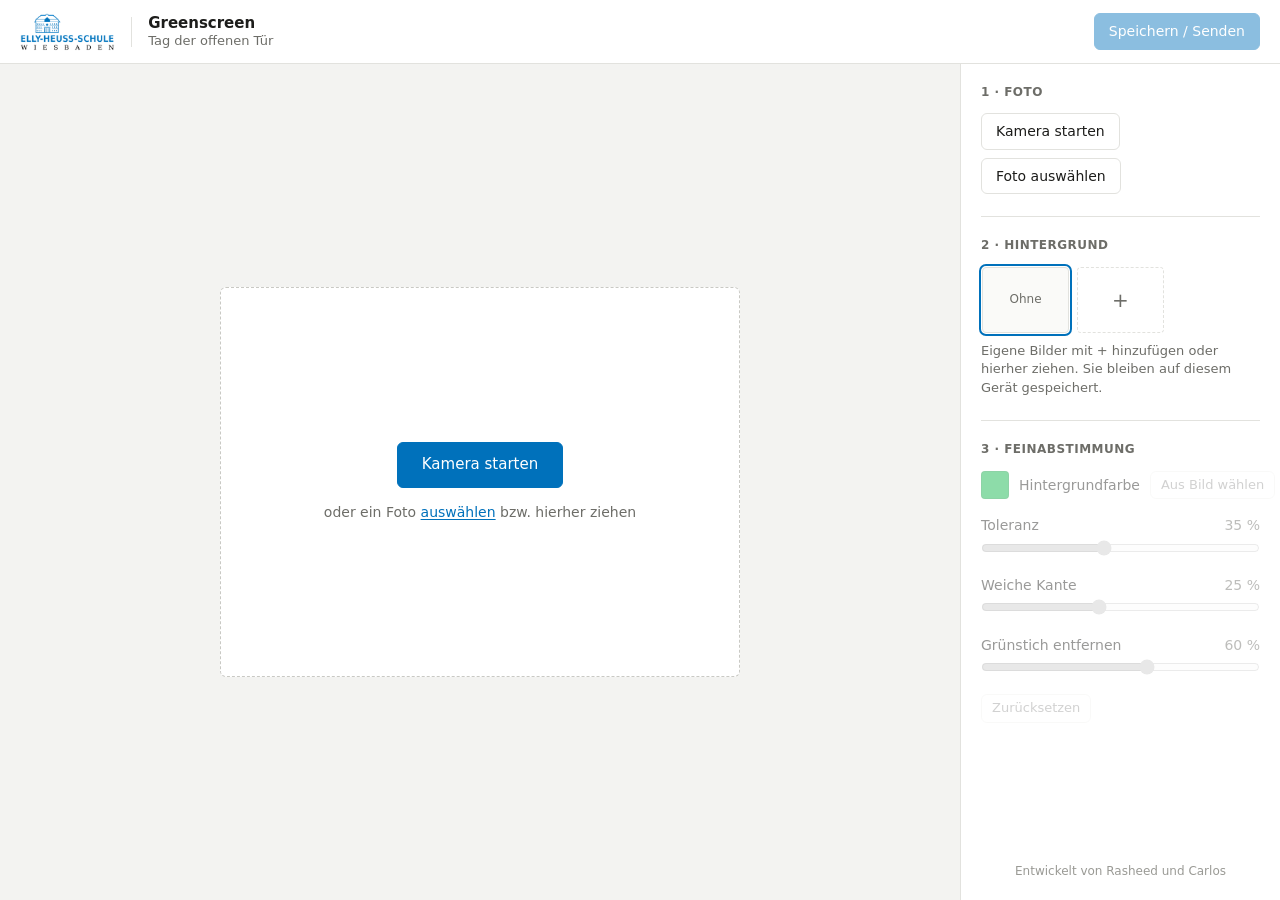
<file: greenscreen/index.html>
<!DOCTYPE html>
<html lang="de">
<head>
<meta charset="utf-8">
<meta name="viewport" content="width=device-width, initial-scale=1">
<title>Greenscreen – Elly-Heuss-Schule</title>
<style>
  :root {
    --bg: #f3f3f1;
    --panel: #ffffff;
    --line: #e2e2de;
    --text: #1d1d1b;
    --muted: #6d6d68;
    --accent: #0071bb;
    --accent-hover: #005d9a;
    --radius: 6px;
  }
  * { box-sizing: border-box; }
  html, body { height: 100%; margin: 0; }
  body {
    font: 14px/1.45 system-ui, -apple-system, "Segoe UI", Roboto, sans-serif;
    color: var(--text);
    background: var(--bg);
    display: flex;
    flex-direction: column;
  }
  button { font: inherit; color: inherit; }
  [hidden] { display: none !important; }

  /* Kopfzeile */
  header {
    height: 64px;
    flex: none;
    display: flex;
    align-items: center;
    justify-content: space-between;
    padding: 0 20px;
    background: var(--panel);
    border-bottom: 1px solid var(--line);
  }
  .brand { display: flex; align-items: center; gap: 16px; min-width: 0; }
  .brand-logo { height: 38px; width: auto; display: block; }
  .brand-sep { width: 1px; height: 30px; background: var(--line); }
  h1 { font-size: 15px; font-weight: 600; margin: 0; line-height: 1.25; }
  h1 span { display: block; font-size: 13px; font-weight: 400; color: var(--muted); }

  .btn {
    border: 1px solid var(--line);
    background: var(--panel);
    padding: 7px 14px;
    border-radius: var(--radius);
    cursor: pointer;
  }
  .btn:hover { background: #f6f6f4; }
  .btn:disabled { opacity: .45; cursor: default; }
  .btn-primary { background: var(--accent); border-color: var(--accent); color: #fff; }
  .btn-primary:hover { background: var(--accent-hover); }
  .btn-primary:disabled:hover { background: var(--accent); }
  .btn-small { padding: 4px 10px; font-size: 13px; white-space: nowrap; }
  .btn.active { border-color: var(--accent); color: var(--accent); }
  .btn-large { padding: 11px 24px; font-size: 15px; }
  .btn-row { display: flex; gap: 8px; flex-wrap: wrap; }
  .link {
    border: 0;
    background: none;
    padding: 0;
    color: var(--accent);
    cursor: pointer;
    text-decoration: underline;
    text-underline-offset: 2px;
  }

  /* Layout */
  .app { flex: 1; display: flex; min-height: 0; }
  .stage {
    flex: 1;
    min-width: 0;
    display: flex;
    align-items: center;
    justify-content: center;
    padding: 24px;
  }
  aside {
    width: 320px;
    flex: none;
    background: var(--panel);
    border-left: 1px solid var(--line);
    overflow-y: auto;
    padding: 20px;
    display: flex;
    flex-direction: column;
  }
  .credit {
    margin-top: auto;
    padding-top: 24px;
    font-size: 12px;
    color: #9a9a95;
    text-align: center;
  }
  section + section { margin-top: 22px; padding-top: 20px; border-top: 1px solid var(--line); }
  h2 {
    font-size: 12px;
    font-weight: 600;
    letter-spacing: .04em;
    text-transform: uppercase;
    color: var(--muted);
    margin: 0 0 12px;
  }
  .hint { color: var(--muted); font-size: 13px; margin: 8px 0 0; }

  /* Vorschau */
  #preview {
    display: block;
    max-width: 100%;
    max-height: calc(100vh - 64px - 48px - 62px);
    box-shadow: 0 1px 3px rgba(0,0,0,.08), 0 0 0 1px rgba(0,0,0,.04);
  }
  #preview.transparent, .tile-none {
    background-color: #fff;
    background-image: conic-gradient(#e4e4e0 25%, transparent 0 50%, #e4e4e0 0 75%, transparent 0);
    background-size: 16px 16px;
  }
  #preview.picking { cursor: crosshair; }
  #preview.flash { animation: flash .4s ease-out; }
  @keyframes flash { from { filter: brightness(1.9); } }

  .view {
    display: flex;
    flex-direction: column;
    align-items: center;
    gap: 14px;
    max-width: 100%;
  }
  .stage-actions { display: flex; gap: 8px; min-height: 48px; }
  .preview-wrap { position: relative; max-width: 100%; line-height: 0; }
  #preview.interactive { touch-action: none; }
  #preview.movable { cursor: grab; }
  .countdown {
    position: absolute;
    inset: 0;
    display: flex;
    align-items: center;
    justify-content: center;
    pointer-events: none;
    color: #fff;
    font-size: min(28vw, 220px);
    font-weight: 600;
    line-height: 1;
    font-variant-numeric: tabular-nums;
    text-shadow: 0 4px 24px rgba(0, 0, 0, .45);
  }
  .countdown.tick { animation: tick 1s ease-out; }
  @keyframes tick {
    from { transform: scale(1.25); opacity: 0; }
    20% { transform: scale(1); opacity: 1; }
    to { opacity: .85; }
  }
  .toggle {
    display: flex;
    align-items: center;
    gap: 6px;
    color: var(--muted);
    cursor: pointer;
    user-select: none;
    -webkit-user-select: none;
  }
  .toggle input { width: 18px; height: 18px; margin: 0; accent-color: var(--accent); }
  .stage-actions { align-items: center; flex-wrap: wrap; justify-content: center; }
  .zoom-bar {
    position: absolute;
    left: 50%;
    bottom: 14px;
    transform: translateX(-50%);
    display: flex;
    gap: 4px;
    padding: 4px;
    border-radius: 999px;
    background: rgba(0, 0, 0, .35);
    line-height: 1.45;
  }
  .zoom-bar button {
    min-width: 40px;
    height: 32px;
    padding: 0 8px;
    border: 0;
    border-radius: 999px;
    background: transparent;
    color: #fff;
    font-size: 13px;
    font-variant-numeric: tabular-nums;
    cursor: pointer;
  }
  .zoom-bar button.active { background: rgba(0, 0, 0, .55); color: #ffd60a; font-weight: 600; }
  .offscreen {
    position: fixed;
    left: 0; top: 0;
    width: 1px; height: 1px;
    opacity: 0;
    pointer-events: none;
  }

  .dropzone {
    width: min(520px, 100%);
    aspect-ratio: 4 / 3;
    border: 1.5px dashed #c9c9c4;
    border-radius: var(--radius);
    background: var(--panel);
    display: flex;
    flex-direction: column;
    align-items: center;
    justify-content: center;
    gap: 14px;
    text-align: center;
    padding: 24px;
  }
  .dropzone span { color: var(--muted); }
  .stage.over .dropzone, .bg-grid.over { border-color: var(--accent); background: #f2f7fb; }

  /* Foto */
  .photo-row { display: flex; align-items: center; gap: 12px; margin-bottom: 12px; }
  .live-status { display: flex; align-items: center; gap: 8px; margin: 0 0 12px; }
  .live-dot {
    width: 8px; height: 8px;
    border-radius: 50%;
    background: #d23c3c;
    animation: pulse 1.6s ease-in-out infinite;
  }
  @keyframes pulse { 50% { opacity: .3; } }
  .photo-row img {
    width: 56px; height: 56px;
    object-fit: cover;
    border-radius: 4px;
    border: 1px solid var(--line);
    flex: none;
  }
  .photo-meta { flex: 1; min-width: 0; }
  .photo-name { white-space: nowrap; overflow: hidden; text-overflow: ellipsis; }
  .photo-size { color: var(--muted); font-size: 13px; }

  /* Hintergründe */
  .bg-grid {
    display: grid;
    grid-template-columns: repeat(3, 1fr);
    gap: 8px;
    border: 1.5px solid transparent;
    border-radius: var(--radius);
    margin: -4px;
    padding: 4px;
  }
  .tile {
    position: relative;
    aspect-ratio: 4 / 3;
    border: 1px solid var(--line);
    border-radius: 4px;
    padding: 0;
    overflow: hidden;
    cursor: pointer;
    background: #fafaf8;
    display: flex;
    align-items: center;
    justify-content: center;
    font-size: 12px;
    color: var(--muted);
  }
  .tile img { width: 100%; height: 100%; object-fit: cover; display: block; }
  .tile.selected { outline: 2px solid var(--accent); outline-offset: 1px; }
  .tile-add { border-style: dashed; background: var(--panel); font-size: 20px; line-height: 1; }
  .tile-add:hover { color: var(--text); border-color: #bdbdb8; }
  .tile-remove {
    position: absolute;
    top: 3px; right: 3px;
    width: 20px; height: 20px;
    border: 0;
    border-radius: 3px;
    background: rgba(0,0,0,.55);
    color: #fff;
    font-size: 13px;
    line-height: 20px;
    padding: 0;
    cursor: pointer;
    opacity: 0;
  }
  .tile-wrap { position: relative; }
  .tile-wrap:hover .tile-remove, .tile-remove:focus-visible { opacity: 1; }

  /* Feinabstimmung */
  .key-row { display: flex; align-items: center; gap: 10px; margin-bottom: 16px; }
  .swatch {
    width: 28px; height: 28px;
    border-radius: 4px;
    border: 1px solid rgba(0,0,0,.12);
    flex: none;
  }
  .key-row .label { flex: 1; }
  .slider { margin-bottom: 14px; }
  .slider-head { display: flex; justify-content: space-between; margin-bottom: 4px; }
  .slider-head output { color: var(--muted); font-variant-numeric: tabular-nums; }
  input[type=range] { width: 100%; accent-color: var(--accent); margin: 0; }
  fieldset { border: 0; margin: 0; padding: 0; min-width: 0; }
  fieldset:disabled { opacity: .45; }

  .message {
    position: fixed;
    left: 50%;
    bottom: 24px;
    transform: translateX(-50%);
    max-width: calc(100% - 32px);
    background: #2b2b29;
    color: #fff;
    padding: 10px 16px;
    border-radius: var(--radius);
    box-shadow: 0 4px 16px rgba(0,0,0,.15);
    z-index: 10;
  }

  /* Vollbild: nur Vorschau und Aufnahme-Knöpfe, z. B. für AirPlay auf den Fernseher. */
  body.fs { height: 100vh; overflow: hidden; background: #111; }
  body.fs header, body.fs aside { display: none; }
  body.fs .app { flex-direction: row; }
  body.fs .stage { flex: 1; padding: 16px; }
  body.fs #preview { max-height: calc(100vh - 32px - 62px); box-shadow: none; }
  body.fs .toggle { color: #c8c8c4; }
  body.fs.has-bgs #preview { max-height: calc(100vh - 32px - 62px - 76px); }
  .fs-bgs {
    display: none;
    gap: 8px;
    max-width: 100%;
    overflow-x: auto;
    padding: 4px;
    scrollbar-width: none;
  }
  .fs-bgs::-webkit-scrollbar { display: none; }
  body.fs.has-bgs .fs-bgs { display: flex; }
  .fs-bg {
    flex: none;
    width: 84px;
    height: 56px;
    padding: 0;
    border: 0;
    border-radius: 6px;
    overflow: hidden;
    background: #222;
    cursor: pointer;
    opacity: .65;
    outline: 2px solid transparent;
    outline-offset: 2px;
  }
  .fs-bg img { width: 100%; height: 100%; object-fit: cover; display: block; }
  .fs-bg.selected { opacity: 1; outline-color: #fff; }
  .fs-exit {
    position: fixed;
    top: 12px; right: 12px;
    z-index: 5;
    border: 0;
    border-radius: 999px;
    padding: 7px 14px;
    background: rgba(255, 255, 255, .14);
    color: #fff;
    font-size: 13px;
    cursor: pointer;
  }
  .fs-exit:hover { background: rgba(255, 255, 255, .24); }

  @media (max-width: 820px) {
    html, body { height: auto; }
    .app { flex-direction: column; }
    .stage { flex: none; padding: 16px; }
    #preview { max-height: 60vh; }
    aside { width: auto; border-left: 0; border-top: 1px solid var(--line); overflow: visible; }
    .tile-remove { opacity: 1; }
    .bg-grid { grid-template-columns: repeat(auto-fill, minmax(110px, 1fr)); }
  }
  @media (max-width: 520px) {
    .brand-sep, h1 { display: none; }
  }
</style>
</head>
<body>

<header>
  <div class="brand">
    <img id="brandLogo" class="brand-logo" alt="Elly-Heuss-Schule Wiesbaden" src="[data-uri]">
    <div class="brand-sep"></div>
    <h1>Greenscreen<span>Tag der offenen Tür</span></h1>
  </div>
  <button id="saveBtn" class="btn btn-primary save-btn" disabled>Speichern / Senden</button>
</header>

<div class="app">
  <main class="stage">
    <div id="emptyDrop" class="dropzone">
      <button id="cameraStart" class="btn btn-primary btn-large">Kamera starten</button>
      <span>oder ein Foto <button id="emptyPick" class="link" type="button">auswählen</button> bzw. hierher ziehen</span>
    </div>
    <div id="view" class="view" hidden>
      <div class="preview-wrap">
        <canvas id="preview"></canvas>
        <div id="countdown" class="countdown" hidden></div>
        <div id="zoomBar" class="zoom-bar" hidden>
          <button data-zoom="1">1×</button>
          <button data-zoom="2">2×</button>
          <button data-zoom="3">3×</button>
        </div>
      </div>
      <div id="fsBgs" class="fs-bgs" aria-label="Hintergrund wählen"></div>
      <div class="stage-actions">
        <button id="shutterBtn" class="btn btn-primary btn-large" hidden>Foto aufnehmen</button>
        <label id="timerWrap" class="toggle" hidden><input id="timerToggle" type="checkbox" checked>Selbstauslöser 3 s</label>
        <button id="retakeBtn" class="btn btn-large" hidden>Neues Foto aufnehmen</button>
        <button id="resetPosBtn" class="btn btn-large" hidden>Position zurücksetzen</button>
        <button id="saveBtn2" class="btn btn-primary btn-large save-btn" hidden>Speichern / Senden</button>
        <button id="fsBtn" class="btn btn-large" hidden>Vollbild</button>
      </div>
    </div>
    <video id="video" class="offscreen" playsinline muted></video>
  </main>

  <aside>
    <section>
      <h2>1 · Foto</h2>
      <div id="photoInfo" class="photo-row" hidden>
        <img id="photoThumb" alt="">
        <div class="photo-meta">
          <div id="photoName" class="photo-name"></div>
          <div id="photoSize" class="photo-size"></div>
        </div>
      </div>
      <p id="moveHint" class="hint" hidden style="margin:0 0 12px">Person mit einem Finger verschieben, mit zwei Fingern größer oder kleiner ziehen.</p>
      <p id="liveInfo" class="live-status" hidden><span class="live-dot"></span>Kamera läuft</p>
      <div class="btn-row">
        <button id="cameraBtn" class="btn">Kamera starten</button>
        <button id="photoPick" class="btn">Foto auswählen</button>
      </div>
    </section>

    <section>
      <h2>2 · Hintergrund</h2>
      <div id="bgGrid" class="bg-grid"></div>
      <p class="hint">Eigene Bilder mit + hinzufügen oder hierher ziehen. Sie bleiben auf diesem Gerät gespeichert.</p>
    </section>

    <section>
      <h2>3 · Feinabstimmung</h2>
      <fieldset id="tuning" disabled>
        <div class="key-row">
          <div id="keySwatch" class="swatch"></div>
          <div class="label">Hintergrundfarbe</div>
          <button id="pickBtn" class="btn btn-small">Aus Bild wählen</button>
        </div>
        <p id="pickHint" class="hint" hidden style="margin:-8px 0 14px">Tippe im Bild auf den grünen Hintergrund.</p>

        <div class="slider">
          <div class="slider-head"><label for="tol">Toleranz</label><output id="tolOut"></output></div>
          <input id="tol" type="range" min="0" max="80" step="1">
        </div>
        <div class="slider">
          <div class="slider-head"><label for="soft">Weiche Kante</label><output id="softOut"></output></div>
          <input id="soft" type="range" min="0" max="60" step="1">
        </div>
        <div class="slider">
          <div class="slider-head"><label for="spill">Grünstich entfernen</label><output id="spillOut"></output></div>
          <input id="spill" type="range" min="0" max="100" step="1">
        </div>

        <button id="resetBtn" class="btn btn-small">Zurücksetzen</button>
      </fieldset>
    </section>

    <footer class="credit">Entwickelt von Rasheed und Carlos</footer>
  </aside>
</div>

<button id="fsExit" class="fs-exit" hidden>Vollbild beenden</button>

<div id="message" class="message" role="status" hidden></div>

<input id="photoInput" type="file" accept="image/*" hidden>
<input id="bgInput" type="file" accept="image/*" multiple hidden>

<script>
(() => {
  'use strict';

  const $ = (sel) => document.querySelector(sel);

  const PREVIEW_MAX = 1600;   // Kantenlänge der Vorschau
  const LIVE_MAX = 1280;      // Kantenlänge der Live-Vorschau
  const EXPORT_MAX = 8000;    // Obergrenze beim Speichern (Browser-Limits)
  const DEFAULT_KEY = [0, 177, 64];
  const DEFAULTS = { tol: 35, soft: 25, spill: 60 };
  const BADGE_TEXT = 'Tag der offenen Tür 2026';
  const SHARE_TEXT = 'Dein Foto vom Tag der offenen Tür an der Elly-Heuss-Schule Wiesbaden.';

  const state = {
    photo: null,
    photoUrl: null,
    photoName: '',
    src: null,                 // ImageData in Vorschaugröße
    keyed: document.createElement('canvas'),
    backgrounds: [],           // { id, url, img, name }
    bgId: null,
    key: DEFAULT_KEY.slice(),
    tol: DEFAULTS.tol,
    soft: DEFAULTS.soft,
    spill: DEFAULTS.spill,
    picking: false,
    mode: 'empty',             // 'empty' | 'live' | 'photo'
    place: { s: 1, x: 0, y: 0 }, // Position der Person auf dem Foto (Maßstab, Versatz in Bildbreiten/-höhen)
  };
  const NO_PLACE = { s: 1, x: 0, y: 0 };
  const video = $('#video');
  let stream = null;
  let liveFrame = 0;
  let gl;                      // WebGL-Kontext der Live-Vorschau (false = nicht verfügbar)
  const DIGITAL_ZOOM_MAX = 3;  // Darüber würde das Foto zu pixelig.
  let zoom = 1;
  let hwZoom = null;           // { min, max } wenn die Kamera selbst zoomen kann
  let hwZoomPending = false;
  const newId = () => `${Date.now().toString(36)}-${Math.random().toString(36).slice(2, 8)}`;
  let frame = 0;
  let needsKey = true;

  const preview = $('#preview');
  const previewCtx = preview.getContext('2d');

  /* ---------- Hilfsfunktionen ---------- */

  const isImage = (file) => file && file.type.startsWith('image/');

  function makeCanvas(w, h) {
    const c = document.createElement('canvas');
    c.width = w;
    c.height = h;
    return c;
  }

  function loadImage(file) {
    return new Promise((resolve, reject) => {
      const url = URL.createObjectURL(file);
      const img = new Image();
      img.onload = () => resolve({ img, url });
      img.onerror = () => {
        URL.revokeObjectURL(url);
        reject(new Error(`„${file.name || 'Bild'}“ konnte nicht geöffnet werden.`));
      };
      img.src = url;
    });
  }

  function fitSize(w, h, max) {
    const s = Math.min(1, max / Math.max(w, h));
    return [Math.round(w * s), Math.round(h * s)];
  }

  function readPixels(img, w, h) {
    const ctx = makeCanvas(w, h).getContext('2d', { willReadFrequently: true });
    ctx.drawImage(img, 0, 0, w, h);
    return ctx.getImageData(0, 0, w, h);
  }

  function drawCover(ctx, img, w, h) {
    const iw = img.naturalWidth, ih = img.naturalHeight;
    const s = Math.max(w / iw, h / ih);
    const dw = iw * s, dh = ih * s;
    ctx.drawImage(img, (w - dw) / 2, (h - dh) / 2, dw, dh);
  }

  /* ---------- Greenscreen-Verarbeitung ---------- */

  // Schätzt die Farbe des Greenscreens anhand der grünlichen Pixel am Bildrand.
  function detectKey(src) {
    const { width: w, height: h, data } = src;
    const band = Math.max(2, Math.round(Math.min(w, h) * 0.04));
    let r = 0, g = 0, b = 0, n = 0;
    const take = (x, y) => {
      const i = (y * w + x) * 4;
      const pr = data[i], pg = data[i + 1], pb = data[i + 2];
      if (pg > pr + 20 && pg > pb + 20) { r += pr; g += pg; b += pb; n++; }
    };
    for (let y = 0; y < h; y += 2) {
      for (let x = 0; x < w; x += 2) {
        if (x < band || x >= w - band || y < band || y >= h - band) take(x, y);
      }
    }
    return n < 50 ? DEFAULT_KEY.slice() : [r / n, g / n, b / n].map(Math.round);
  }

  // Farbabstand im helligkeitsnormierten CbCr-Raum: Schatten auf dem
  // Greenscreen werden so genauso erkannt wie hell ausgeleuchtete Stellen.
  function chroma(r, g, b) {
    const y = 0.299 * r + 0.587 * g + 0.114 * b;
    const n = 1 / Math.max(y, 40);
    return [
      (-0.168736 * r - 0.331264 * g + 0.5 * b) * n,
      (0.5 * r - 0.418688 * g - 0.081312 * b) * n,
    ];
  }

  // Schwellwerte aus Hintergrundfarbe und Reglern (für Foto und Live-Vorschau).
  function keyParams(p) {
    const [kCb, kCr] = chroma(p.key[0], p.key[1], p.key[2]);
    const mag = Math.hypot(kCb, kCr) || 1;
    const t0 = (p.tol / 100) * mag;
    const t1 = t0 + Math.max((p.soft / 100) * mag, 1e-4);
    return { kCb, kCr, t0, t1, spill: p.spill / 100 };
  }

  function keyImage(src, p) {
    const { width: w, height: h } = src;
    const out = new ImageData(w, h);
    const s = src.data, o = out.data;
    const { kCb, kCr, t0, t1, spill } = keyParams(p);
    const inv = 1 / (t1 - t0);

    // 1. Maske: Abstand jedes Pixels zur Hintergrundfarbe.
    let alpha = new Float32Array(w * h);
    for (let i = 0, j = 0; j < alpha.length; i += 4, j++) {
      const r = s[i], g = s[i + 1], b = s[i + 2];
      const y = 0.299 * r + 0.587 * g + 0.114 * b;
      const n = 1 / Math.max(y, 40);
      const dCb = (-0.168736 * r - 0.331264 * g + 0.5 * b) * n - kCb;
      const dCr = (0.5 * r - 0.418688 * g - 0.081312 * b) * n - kCr;
      const d = Math.sqrt(dCb * dCb + dCr * dCr);
      if (d <= t0) alpha[j] = 0;
      else if (d >= t1) alpha[j] = 1;
      else { const x = (d - t0) * inv; alpha[j] = x * x * (3 - 2 * x); }
    }

    // 2. Kante leicht einziehen und glätten: entfernt den Saum aus
    //    Mischpixeln (halb Person, halb Grün). Radius wächst mit der Bildgröße.
    const radius = Math.max(1, Math.round(Math.max(w, h) / PREVIEW_MAX));
    alpha = filterAlpha(alpha, w, h, radius, Math.min);
    alpha = filterAlpha(alpha, w, h, radius, null);

    // 3. Farben übernehmen und Grünstich entfernen; an halbtransparenten
    //    Kanten immer voll, damit kein grüner Schimmer bleibt.
    for (let i = 0, j = 0; j < alpha.length; i += 4, j++) {
      const r = s[i], g = s[i + 1], b = s[i + 2];
      const a = alpha[j];
      let ng = g;
      const limit = r > b ? r : b;
      if (g > limit) ng = g - (g - limit) * (spill + (1 - spill) * (1 - a));
      o[i] = r;
      o[i + 1] = ng;
      o[i + 2] = b;
      o[i + 3] = a * s[i + 3];
    }
    return out;
  }

  // Separabler Filter auf der Maske: op = Math.min (Einziehen) oder null (Mittelwert).
  function filterAlpha(src, w, h, r, op) {
    const tmp = new Float32Array(src.length);
    const dst = new Float32Array(src.length);
    const pass = (from, to, len, count, stride, step) => {
      for (let line = 0; line < count; line++) {
        const base = line * stride;
        for (let x = 0; x < len; x++) {
          let acc = op ? 1 : 0, n = 0;
          for (let k = Math.max(0, x - r); k <= Math.min(len - 1, x + r); k++) {
            const v = from[base + k * step];
            if (op) { if (v < acc) acc = v; } else { acc += v; n++; }
          }
          to[base + x * step] = op ? acc : acc / n;
        }
      }
    };
    pass(src, tmp, w, h, w, 1);   // horizontal
    pass(tmp, dst, h, w, 1, w);   // vertikal
    return dst;
  }

  // place: Maßstab s um die Bildmitte, dann Versatz x/y in Bruchteilen der Bildgröße.
  function composite(ctx, w, h, fgCanvas, place = NO_PLACE) {
    ctx.clearRect(0, 0, w, h);
    const bg = currentBg();
    if (bg) drawCover(ctx, bg.img, w, h);
    const { s, x, y } = place;
    ctx.drawImage(fgCanvas, w * (0.5 - 0.5 * s + x), h * (0.5 - 0.5 * s + y), w * s, h * s);
    drawBadge(ctx, w, h);
  }

  // Kleines, dezentes Schild mit Schullogo und Text unten rechts im Bild.
  function drawBadge(ctx, w, h) {
    const logo = $('#brandLogo');
    if (!logo.complete || !logo.naturalWidth) return;
    const unit = Math.min(w, h);
    // Nie größer als die Originalauflösung des Logos zeichnen, sonst wird es unscharf.
    const logoW = Math.min(unit * 0.16, logo.naturalWidth);
    const logoH = logoW * logo.naturalHeight / logo.naturalWidth;
    const pad = logoW * 0.08;
    const font = (size) => `600 ${size}px system-ui, -apple-system, "Segoe UI", Roboto, sans-serif`;
    let fontSize = logoW * 0.085;
    ctx.save();
    ctx.font = font(fontSize);
    const textW = ctx.measureText(BADGE_TEXT).width;
    if (textW > logoW) { fontSize *= logoW / textW; ctx.font = font(fontSize); }
    const gap = fontSize * 0.7;
    const boxW = logoW + pad * 2;
    const boxH = pad + logoH + gap + fontSize + pad * 0.9;
    const margin = unit * 0.025;
    const x = w - margin - boxW;
    const y = h - margin - boxH;

    ctx.fillStyle = 'rgba(255, 255, 255, 0.9)';
    ctx.beginPath();
    if (ctx.roundRect) ctx.roundRect(x, y, boxW, boxH, pad * 0.5);
    else ctx.rect(x, y, boxW, boxH);
    ctx.fill();

    ctx.imageSmoothingQuality = 'high';
    ctx.drawImage(logo, x + pad, y + pad, logoW, logoH);

    ctx.fillStyle = '#3a3a37';
    ctx.textAlign = 'center';
    ctx.textBaseline = 'alphabetic';
    ctx.fillText(BADGE_TEXT, x + boxW / 2, y + pad + logoH + gap + fontSize * 0.8);
    ctx.restore();
  }

  let messageTimer = 0;
  function showMessage(text) {
    const el = $('#message');
    el.textContent = text;
    el.hidden = false;
    clearTimeout(messageTimer);
    messageTimer = setTimeout(() => { el.hidden = true; }, 5000);
  }

  // Auf claude.ai laufen Seiten in einem geschützten Rahmen, der normale
  // Downloads blockiert. Dort wird über die Speichern-Funktion der Seite
  // gespeichert; auf iPad/iPhone öffnet sie das Teilen-Menü (Mail, Fotos …).
  // Im normalen Browser öffnet sich das Teilen-Menü direkt, wenn es das gibt,
  // sonst wird die Datei heruntergeladen.
  async function offerFile(blob, filename) {
    const api = window.claude && typeof window.claude.use === 'function'
      ? await window.claude.use('downloads').catch(() => null)
      : null;
    if (api) {
      try {
        await api.save({ filename, data: blob });
        return true;
      } catch (e) {
        if (e && e.code === 'declined') return false;
        throw new Error('Speichern ist hier leider nicht möglich.');
      }
    }
    const file = new File([blob], filename, { type: blob.type });
    if (navigator.canShare && navigator.canShare({ files: [file] })) {
      try {
        await navigator.share({ files: [file], text: SHARE_TEXT });
        return true;
      } catch (e) {
        if (e && e.name === 'AbortError') return false;
        // Teilen fehlgeschlagen: unten normal herunterladen.
      }
    }
    const a = document.createElement('a');
    a.href = URL.createObjectURL(blob);
    a.download = filename;
    document.body.append(a);
    a.click();
    a.remove();
    setTimeout(() => URL.revokeObjectURL(a.href), 1000);
    return true;
  }

  /* ---------- Live-Kamera ---------- */

  // Gleiches Verfahren wie keyImage, aber auf der Grafikkarte, damit die
  // Live-Vorschau auch auf dem iPad flüssig läuft.
  const FRAGMENT_SHADER = `
    #ifdef GL_FRAGMENT_PRECISION_HIGH
    precision highp float;
    #else
    precision mediump float;
    #endif
    uniform sampler2D u_tex;
    uniform vec2 u_px, u_key;
    uniform float u_t0, u_t1, u_spill;
    varying vec2 v_uv;

    vec2 chroma(vec3 c) {
      c *= 255.0;
      float n = 1.0 / max(dot(c, vec3(0.299, 0.587, 0.114)), 40.0);
      return vec2(-0.168736 * c.r - 0.331264 * c.g + 0.5 * c.b,
                  0.5 * c.r - 0.418688 * c.g - 0.081312 * c.b) * n;
    }
    float alphaAt(vec2 uv) {
      return smoothstep(u_t0, u_t1, distance(chroma(texture2D(u_tex, uv).rgb), u_key));
    }
    void main() {
      // Kante einziehen (Minimum) und glätten (Mittelwert) wie beim Foto.
      float lo = 1.0, sum = 0.0;
      for (int dx = -1; dx <= 1; dx++)
        for (int dy = -1; dy <= 1; dy++) {
          float v = alphaAt(v_uv + vec2(float(dx), float(dy)) * u_px);
          lo = min(lo, v);
          sum += v;
        }
      float a = mix(lo, sum / 9.0, 0.5);
      vec3 c = texture2D(u_tex, v_uv).rgb;
      float limit = max(c.r, c.b);
      if (c.g > limit) c.g -= (c.g - limit) * (u_spill + (1.0 - u_spill) * (1.0 - a));
      gl_FragColor = vec4(c * a, a);
    }`;
  const VERTEX_SHADER = `
    attribute vec2 a_pos;
    uniform float u_zoom;
    varying vec2 v_uv;
    void main() {
      v_uv = 0.5 + a_pos * 0.5 / u_zoom;
      gl_Position = vec4(a_pos, 0.0, 1.0);
    }`;

  function initGL() {
    const canvas = document.createElement('canvas');
    const ctx = canvas.getContext('webgl', { premultipliedAlpha: true, preserveDrawingBuffer: true });
    if (!ctx) return false;
    const shader = (type, src) => {
      const sh = ctx.createShader(type);
      ctx.shaderSource(sh, src);
      ctx.compileShader(sh);
      return ctx.getShaderParameter(sh, ctx.COMPILE_STATUS) ? sh : null;
    };
    const vs = shader(ctx.VERTEX_SHADER, VERTEX_SHADER);
    const fs = shader(ctx.FRAGMENT_SHADER, FRAGMENT_SHADER);
    if (!vs || !fs) return false;
    const prog = ctx.createProgram();
    ctx.attachShader(prog, vs);
    ctx.attachShader(prog, fs);
    ctx.linkProgram(prog);
    if (!ctx.getProgramParameter(prog, ctx.LINK_STATUS)) return false;
    ctx.useProgram(prog);

    ctx.bindBuffer(ctx.ARRAY_BUFFER, ctx.createBuffer());
    ctx.bufferData(ctx.ARRAY_BUFFER, new Float32Array([-1, -1, 1, -1, -1, 1, 1, 1]), ctx.STATIC_DRAW);
    const aPos = ctx.getAttribLocation(prog, 'a_pos');
    ctx.enableVertexAttribArray(aPos);
    ctx.vertexAttribPointer(aPos, 2, ctx.FLOAT, false, 0, 0);

    ctx.bindTexture(ctx.TEXTURE_2D, ctx.createTexture());
    ctx.texParameteri(ctx.TEXTURE_2D, ctx.TEXTURE_WRAP_S, ctx.CLAMP_TO_EDGE);
    ctx.texParameteri(ctx.TEXTURE_2D, ctx.TEXTURE_WRAP_T, ctx.CLAMP_TO_EDGE);
    ctx.texParameteri(ctx.TEXTURE_2D, ctx.TEXTURE_MIN_FILTER, ctx.LINEAR);
    ctx.texParameteri(ctx.TEXTURE_2D, ctx.TEXTURE_MAG_FILTER, ctx.LINEAR);
    ctx.pixelStorei(ctx.UNPACK_FLIP_Y_WEBGL, true);

    const loc = {};
    for (const name of ['u_px', 'u_key', 'u_t0', 'u_t1', 'u_spill', 'u_zoom']) loc[name] = ctx.getUniformLocation(prog, name);
    return { canvas, ctx, loc };
  }

  // Liefert ein Canvas mit der freigestellten Person aus dem aktuellen Kamerabild.
  function keyVideo(w, h) {
    if (gl === undefined) gl = initGL();
    if (!gl) {
      // Ohne WebGL: gleiches Verfahren auf dem Prozessor, in kleinerer Auflösung.
      const [cw, ch] = fitSize(w, h, 640);
      state.keyed.width = cw;
      state.keyed.height = ch;
      state.keyed.getContext('2d').putImageData(keyImage(readVideo(cw, ch), state), 0, 0);
      return state.keyed;
    }
    const { canvas, ctx, loc } = gl;
    if (canvas.width !== w || canvas.height !== h) {
      canvas.width = w;
      canvas.height = h;
      ctx.viewport(0, 0, w, h);
    }
    ctx.texImage2D(ctx.TEXTURE_2D, 0, ctx.RGBA, ctx.RGBA, ctx.UNSIGNED_BYTE, video);
    const k = keyParams(state);
    const z = digitalZoom();
    ctx.uniform1f(loc.u_zoom, z);
    ctx.uniform2f(loc.u_px, 1 / (w * z), 1 / (h * z));
    ctx.uniform2f(loc.u_key, k.kCb, k.kCr);
    ctx.uniform1f(loc.u_t0, k.t0);
    ctx.uniform1f(loc.u_t1, k.t1);
    ctx.uniform1f(loc.u_spill, k.spill);
    ctx.clearColor(0, 0, 0, 0);
    ctx.clear(ctx.COLOR_BUFFER_BIT);
    ctx.drawArrays(ctx.TRIANGLE_STRIP, 0, 4);
    return canvas;
  }

  /* Zoom: echter Kamerazoom, wenn verfügbar, sonst Ausschnitt aus der Bildmitte. */

  const digitalZoom = () => (hwZoom ? 1 : zoom);
  const maxZoom = () => (hwZoom ? Math.min(hwZoom.max / hwZoom.min, 10) : DIGITAL_ZOOM_MAX);

  // Sichtbarer Bildausschnitt des Kamerabilds in Pixeln.
  function videoCrop() {
    const z = digitalZoom();
    const sw = video.videoWidth / z, sh = video.videoHeight / z;
    return [(video.videoWidth - sw) / 2, (video.videoHeight - sh) / 2, sw, sh];
  }

  function readVideo(w, h) {
    const ctx = makeCanvas(w, h).getContext('2d', { willReadFrequently: true });
    ctx.drawImage(video, ...videoCrop(), 0, 0, w, h);
    return ctx.getImageData(0, 0, w, h);
  }

  function setZoom(value) {
    zoom = Math.min(maxZoom(), Math.max(1, value));
    updateZoomBar();
    if (hwZoom && !hwZoomPending) {
      // Höchstens eine Anfrage pro Bild an die Kamera schicken.
      hwZoomPending = true;
      requestAnimationFrame(() => {
        hwZoomPending = false;
        const track = stream && stream.getVideoTracks()[0];
        if (!track) return;
        track.applyConstraints({ advanced: [{ zoom: hwZoom.min * zoom }] }).catch(() => {
          hwZoom = null; // Kamera lehnt ab: digital weiterzoomen.
          setZoom(zoom);
        });
      });
    }
  }

  function updateZoomBar() {
    const buttons = [...$('#zoomBar').children];
    let active = buttons[0];
    for (const b of buttons) {
      const preset = Number(b.dataset.zoom);
      b.hidden = preset > maxZoom() + 0.01;
      if (!b.hidden && preset <= zoom + 0.01) active = b;
    }
    for (const b of buttons) {
      const isActive = b === active;
      b.classList.toggle('active', isActive);
      const value = isActive ? zoom : Number(b.dataset.zoom);
      b.textContent = (Math.round(value * 10) / 10).toLocaleString('de-DE') + '×';
    }
  }

  function detectHardwareZoom() {
    const track = stream && stream.getVideoTracks()[0];
    const caps = track && track.getCapabilities ? track.getCapabilities() : {};
    hwZoom = caps.zoom && caps.zoom.max > caps.zoom.min
      ? { min: Math.max(caps.zoom.min, 0.0001), max: caps.zoom.max }
      : null;
  }

  // Zwei Finger auf dem Live-Bild: zoomen. Mausrad am Computer ebenso.
  const pointers = new Map();
  let pinch = null;
  const pinchDistance = () => {
    const [a, b] = [...pointers.values()];
    return Math.hypot(a.x - b.x, a.y - b.y) || 1;
  };
  // Live: zwei Finger zoomen die Kamera. Foto: ein Finger verschiebt die Person,
  // zwei Finger verschieben und skalieren sie um den Punkt zwischen den Fingern.
  let move = null;
  const toFraction = (pt) => {
    const r = preview.getBoundingClientRect();
    return { x: (pt.x - r.left) / r.width, y: (pt.y - r.top) / r.height };
  };
  const gestureCenter = () => {
    const pts = [...pointers.values()];
    return toFraction({ x: pts.reduce((a, p) => a + p.x, 0) / pts.length, y: pts.reduce((a, p) => a + p.y, 0) / pts.length });
  };
  function startGesture() {
    pinch = pointers.size === 2 ? { dist: pinchDistance(), zoom } : null;
    move = null;
    if (state.mode === 'photo' && pointers.size) {
      // Punkt im Foto, der gerade unter dem Finger liegt (unabhängig von der Position).
      const c = gestureCenter(), pl = state.place;
      move = {
        dist: pointers.size === 2 ? pinchDistance() : 0,
        s: pl.s,
        qx: 0.5 + (c.x - 0.5 - pl.x) / pl.s,
        qy: 0.5 + (c.y - 0.5 - pl.y) / pl.s,
      };
    }
  }
  function placeAt(s, c, q) {
    s = Math.min(3, Math.max(0.3, s));
    state.place = { s, x: c.x - 0.5 - (q.x - 0.5) * s, y: c.y - 0.5 - (q.y - 0.5) * s };
    $('#resetPosBtn').hidden = false;
    scheduleRender(false);
  }
  preview.addEventListener('pointerdown', (e) => {
    if (state.picking || (state.mode !== 'live' && state.mode !== 'photo')) return;
    try { preview.setPointerCapture(e.pointerId); } catch (err) { /* nicht nötig */ }
    pointers.set(e.pointerId, { x: e.clientX, y: e.clientY });
    startGesture();
  });
  preview.addEventListener('pointermove', (e) => {
    if (!pointers.has(e.pointerId)) return;
    pointers.set(e.pointerId, { x: e.clientX, y: e.clientY });
    if (state.mode === 'live') {
      if (pinch && pointers.size === 2) setZoom(pinch.zoom * pinchDistance() / pinch.dist);
    } else if (state.mode === 'photo' && move) {
      const s = pointers.size === 2 && move.dist ? move.s * pinchDistance() / move.dist : move.s;
      placeAt(s, gestureCenter(), { x: move.qx, y: move.qy });
    }
  });
  const endPointer = (e) => {
    if (!pointers.delete(e.pointerId)) return;
    startGesture(); // mit den restlichen Fingern nahtlos weitermachen
  };
  preview.addEventListener('pointerup', endPointer);
  preview.addEventListener('pointercancel', endPointer);
  preview.addEventListener('wheel', (e) => {
    if (state.mode !== 'live' && state.mode !== 'photo') return;
    e.preventDefault();
    const f = Math.exp(-e.deltaY * 0.002);
    if (state.mode === 'live') { setZoom(zoom * f); return; }
    const c = toFraction({ x: e.clientX, y: e.clientY }), pl = state.place;
    placeAt(pl.s * f, c, { x: 0.5 + (c.x - 0.5 - pl.x) / pl.s, y: 0.5 + (c.y - 0.5 - pl.y) / pl.s });
  }, { passive: false });
  $('#zoomBar').addEventListener('click', (e) => {
    const b = e.target.closest('button');
    if (b) setZoom(Number(b.dataset.zoom));
  });

  function renderLive() {
    liveFrame = requestAnimationFrame(renderLive);
    if (video.readyState < 2 || !video.videoWidth) return;
    const [w, h] = fitSize(video.videoWidth, video.videoHeight, LIVE_MAX);
    if (preview.width !== w || preview.height !== h) {
      preview.width = w;
      preview.height = h;
    }
    composite(previewCtx, w, h, keyVideo(w, h));
    preview.classList.toggle('transparent', !currentBg());
  }

  const grabFrame = (max) => readVideo(...fitSize(video.videoWidth, video.videoHeight, max));

  async function startCamera() {
    if (!navigator.mediaDevices || !navigator.mediaDevices.getUserMedia) {
      showMessage('Die Kamera ist hier nicht verfügbar. Öffne das Programm über https, z. B. über GitHub Pages.');
      return;
    }
    try {
      const track = stream && stream.getVideoTracks()[0];
      if (!track || track.readyState !== 'live') {
        stopCamera();
        stream = await navigator.mediaDevices.getUserMedia({
          audio: false,
          video: { facingMode: { ideal: 'environment' }, width: { ideal: 1920 }, height: { ideal: 1080 } },
        });
        video.srcObject = stream;
        detectHardwareZoom();
      }
      await video.play();
    } catch (e) {
      stopCamera();
      showMessage(e && e.name === 'NotAllowedError'
        ? 'Kein Zugriff auf die Kamera. Bitte den Kamerazugriff für diese Seite erlauben.'
        : 'Die Kamera konnte nicht gestartet werden.');
      return;
    }
    state.mode = 'live';
    setPicking(false);
    setZoom(zoom);
    updateUI();
    cancelAnimationFrame(liveFrame);
    renderLive();
    // Grünton erkennen, sobald die Kamera ein stabiles Bild liefert.
    setTimeout(() => {
      if (state.mode !== 'live' || !video.videoWidth) return;
      state.key = detectKey(grabFrame(320));
      updateTuningUI();
    }, 800);
  }

  function pauseCamera() {
    cancelCountdown();
    cancelAnimationFrame(liveFrame);
    liveFrame = 0;
    video.pause();
  }

  function stopCamera() {
    pauseCamera();
    if (stream) stream.getTracks().forEach((t) => t.stop());
    stream = null;
    video.srcObject = null;
  }

  let countdownTimer = 0;
  function showCount(n) {
    const el = $('#countdown');
    el.textContent = n;
    el.hidden = false;
    el.classList.remove('tick');
    void el.offsetWidth; // Animation neu starten
    el.classList.add('tick');
  }
  function cancelCountdown() {
    clearInterval(countdownTimer);
    countdownTimer = 0;
    $('#countdown').hidden = true;
    $('#shutterBtn').textContent = 'Foto aufnehmen';
  }
  function onShutter() {
    if (countdownTimer) { cancelCountdown(); return; }
    if (!$('#timerToggle').checked) { capture(); return; }
    let n = 3;
    showCount(n);
    $('#shutterBtn').textContent = 'Abbrechen';
    countdownTimer = setInterval(() => {
      n -= 1;
      if (n > 0) { showCount(n); return; }
      cancelCountdown();
      capture();
    }, 1000);
  }

  async function capture() {
    if (state.mode !== 'live' || !video.videoWidth) return;
    const [sx, sy, sw, sh] = videoCrop();
    const c = makeCanvas(Math.round(sw), Math.round(sh));
    c.getContext('2d').drawImage(video, sx, sy, sw, sh, 0, 0, c.width, c.height);
    pauseCamera();
    preview.classList.remove('flash');
    void preview.offsetWidth; // Animation neu starten
    preview.classList.add('flash');
    const blob = await new Promise((r) => c.toBlob(r, 'image/jpeg', 0.95));
    if (!blob) { showMessage('Das Foto konnte nicht aufgenommen werden.'); return; }
    const t = new Date();
    const two = (n) => String(n).padStart(2, '0');
    const name = `foto-${two(t.getHours())}${two(t.getMinutes())}${two(t.getSeconds())}.jpg`;
    await setPhoto(new File([blob], name, { type: 'image/jpeg' }), true);
  }

  /* ---------- Speichern auf dem Gerät ---------- */

  // Hintergründe liegen in IndexedDB, damit sie ein Neuladen überstehen.
  // Fehlt der Speicher (z. B. privates Surfen), läuft alles ohne ihn weiter.
  const STORE = 'backgrounds';
  let dbPromise = null;
  function openDb() {
    if (!dbPromise) {
      dbPromise = new Promise((resolve) => {
        try {
          const req = indexedDB.open('greenscreen', 1);
          req.onupgradeneeded = () => req.result.createObjectStore(STORE, { keyPath: 'id' });
          req.onsuccess = () => resolve(req.result);
          req.onerror = () => resolve(null);
        } catch (e) {
          resolve(null);
        }
      });
    }
    return dbPromise;
  }

  async function dbRun(mode, fn) {
    const db = await openDb();
    if (!db) return null;
    return new Promise((resolve) => {
      try {
        const tx = db.transaction(STORE, mode);
        const req = fn(tx.objectStore(STORE));
        tx.oncomplete = () => resolve(req ? req.result : null);
        tx.onerror = tx.onabort = () => resolve(null);
      } catch (e) {
        resolve(null);
      }
    });
  }

  const prefs = {
    get(key) { try { return localStorage.getItem('greenscreen.' + key); } catch (e) { return null; } },
    set(key, value) { try { localStorage.setItem('greenscreen.' + key, value); } catch (e) { /* egal */ } },
  };

  async function loadSavedBackgrounds() {
    const rows = (await dbRun('readonly', (st) => st.getAll())) || [];
    rows.sort((a, b) => a.added - b.added);
    for (const row of rows) {
      if (state.backgrounds.some((b) => b.id === row.id)) continue;
      try {
        const { img, url } = await loadImage(row.blob);
        state.backgrounds.push({ id: row.id, img, url, name: row.name });
      } catch (e) { /* beschädigtes Bild überspringen */ }
    }
    const saved = prefs.get('background');
    if (state.bgId === null && state.backgrounds.some((b) => b.id === saved)) state.bgId = saved;
    renderBgGrid();
    scheduleRender(false);
  }

  /* ---------- Darstellung ---------- */

  const currentBg = () => state.backgrounds.find((b) => b.id === state.bgId) || null;

  function scheduleRender(rekey = true) {
    if (rekey) needsKey = true;
    if (!frame) frame = requestAnimationFrame(render);
  }

  function render() {
    frame = 0;
    if (state.mode !== 'photo' || !state.src) return;
    const { width: w, height: h } = state.src;
    if (needsKey) {
      state.keyed.width = w;
      state.keyed.height = h;
      state.keyed.getContext('2d').putImageData(keyImage(state.src, state), 0, 0);
      needsKey = false;
    }
    if (preview.width !== w || preview.height !== h) {
      preview.width = w;
      preview.height = h;
    }
    composite(previewCtx, w, h, state.keyed, state.place);
    preview.classList.toggle('transparent', !currentBg());
  }

  function updateUI() {
    const m = state.mode;
    const has = m === 'photo';
    $('#emptyDrop').hidden = m !== 'empty';
    $('#view').hidden = m === 'empty';
    $('#shutterBtn').hidden = m !== 'live';
    $('#zoomBar').hidden = m !== 'live';
    $('#timerWrap').hidden = m !== 'live';
    const fs = document.body.classList.contains('fs');
    $('#fsBtn').hidden = m === 'empty' || fs;
    $('#fsExit').hidden = !fs;
    $('#saveBtn2').hidden = !(fs && has);
    $('#resetPosBtn').hidden = !has || (state.place.s === 1 && !state.place.x && !state.place.y);
    $('#moveHint').hidden = !has;
    preview.classList.toggle('interactive', m === 'live' || has);
    preview.classList.toggle('movable', has);
    $('#retakeBtn').hidden = !has;
    $('#photoInfo').hidden = !has;
    $('#liveInfo').hidden = m !== 'live';
    $('#cameraBtn').hidden = m === 'live';
    $('#tuning').disabled = m === 'empty';
    $('#saveBtn').disabled = !has;
    if (has) {
      $('#photoThumb').src = state.photoUrl;
      $('#photoName').textContent = state.photoName;
      $('#photoSize').textContent = `${state.photo.naturalWidth} × ${state.photo.naturalHeight} px`;
    }
  }

  function updateTuningUI() {
    for (const k of ['tol', 'soft', 'spill']) {
      $('#' + k).value = state[k];
      $('#' + k + 'Out').textContent = state[k] + ' %';
    }
    $('#keySwatch').style.background = `rgb(${state.key.join(',')})`;
  }

  function renderBgGrid() {
    const grid = $('#bgGrid');
    grid.replaceChildren();

    const none = document.createElement('button');
    none.className = 'tile tile-none' + (state.bgId === null ? ' selected' : '');
    none.textContent = 'Ohne';
    none.title = 'Transparenter Hintergrund';
    none.addEventListener('click', () => selectBg(null));
    grid.append(none);

    for (const bg of state.backgrounds) {
      const wrap = document.createElement('div');
      wrap.className = 'tile-wrap';

      const tile = document.createElement('button');
      tile.className = 'tile' + (bg.id === state.bgId ? ' selected' : '');
      tile.title = bg.name;
      const img = document.createElement('img');
      img.src = bg.url;
      img.alt = bg.name;
      tile.append(img);
      tile.addEventListener('click', () => selectBg(bg.id));

      const remove = document.createElement('button');
      remove.className = 'tile-remove';
      remove.textContent = '×';
      remove.title = 'Entfernen';
      remove.setAttribute('aria-label', `${bg.name} entfernen`);
      remove.addEventListener('click', () => removeBg(bg.id));

      wrap.append(tile, remove);
      grid.append(wrap);
    }

    // Gleiche Auswahl als schmale Leiste für das Vollbild.
    const strip = $('#fsBgs');
    strip.replaceChildren();
    for (const bg of state.backgrounds) {
      const b = document.createElement('button');
      b.className = 'fs-bg' + (bg.id === state.bgId ? ' selected' : '');
      b.title = bg.name;
      const img = document.createElement('img');
      img.src = bg.url;
      img.alt = bg.name;
      b.append(img);
      b.addEventListener('click', () => selectBg(bg.id));
      strip.append(b);
    }
    document.body.classList.toggle('has-bgs', state.backgrounds.length > 0);

    const add = document.createElement('button');
    add.className = 'tile tile-add';
    add.textContent = '+';
    add.title = 'Hintergrund hinzufügen';
    add.setAttribute('aria-label', 'Hintergrund hinzufügen');
    add.addEventListener('click', () => $('#bgInput').click());
    grid.append(add);
  }

  /* ---------- Aktionen ---------- */

  // fromCamera: Foto kommt aus der Live-Kamera, die dort eingestellte Farbe bleibt.
  async function setPhoto(file, fromCamera = false) {
    if (!isImage(file)) return;
    if (!fromCamera) stopCamera();
    let loaded;
    try { loaded = await loadImage(file); } catch (e) { showMessage(e.message); return; }
    if (state.photoUrl) URL.revokeObjectURL(state.photoUrl);
    state.photo = loaded.img;
    state.photoUrl = loaded.url;
    state.photoName = file.name;
    const [w, h] = fitSize(loaded.img.naturalWidth, loaded.img.naturalHeight, PREVIEW_MAX);
    state.src = readPixels(loaded.img, w, h);
    if (!fromCamera) state.key = detectKey(state.src);
    state.place = { ...NO_PLACE };
    state.mode = 'photo';
    setPicking(false);
    updateUI();
    updateTuningUI();
    scheduleRender();
  }

  async function addBackgrounds(files) {
    let firstNew = null;
    for (const file of files) {
      if (!isImage(file)) continue;
      try {
        const { img, url } = await loadImage(file);
        const bg = { id: newId(), img, url, name: file.name };
        state.backgrounds.push(bg);
        const blob = new Blob([file], { type: file.type });
        dbRun('readwrite', (st) => st.put({ id: bg.id, name: bg.name, blob, added: Date.now() }));
        if (firstNew === null) firstNew = bg.id;
      } catch (e) {
        showMessage(e.message);
      }
    }
    if (firstNew !== null) selectBg(firstNew);
    renderBgGrid();
    scheduleRender(false);
  }

  function selectBg(id) {
    state.bgId = id;
    prefs.set('background', id === null ? '' : id);
    renderBgGrid();
    scheduleRender(false);
  }

  function removeBg(id) {
    const i = state.backgrounds.findIndex((b) => b.id === id);
    if (i < 0) return;
    URL.revokeObjectURL(state.backgrounds[i].url);
    state.backgrounds.splice(i, 1);
    dbRun('readwrite', (st) => st.delete(id));
    if (state.bgId === id) selectBg(null);
    renderBgGrid();
    scheduleRender(false);
  }

  function setPicking(on) {
    state.picking = on;
    preview.classList.toggle('picking', on);
    $('#pickBtn').classList.toggle('active', on);
    $('#pickHint').hidden = !on;
  }

  function pickColor(e) {
    const rect = preview.getBoundingClientRect();
    const src = state.mode === 'live' ? grabFrame(640) : state.src;
    const { width: w, height: h, data } = src;
    const pl = state.mode === 'photo' ? state.place : NO_PLACE;
    const fx = 0.5 + ((e.clientX - rect.left) / rect.width - 0.5 - pl.x) / pl.s;
    const fy = 0.5 + ((e.clientY - rect.top) / rect.height - 0.5 - pl.y) / pl.s;
    const cx = Math.floor(fx * w);
    const cy = Math.floor(fy * h);
    let r = 0, g = 0, b = 0, n = 0;
    for (let y = cy - 2; y <= cy + 2; y++) {
      for (let x = cx - 2; x <= cx + 2; x++) {
        if (x < 0 || y < 0 || x >= w || y >= h) continue;
        const i = (y * w + x) * 4;
        r += data[i]; g += data[i + 1]; b += data[i + 2]; n++;
      }
    }
    if (!n) return;
    state.key = [r / n, g / n, b / n].map(Math.round);
    setPicking(false);
    updateTuningUI();
    scheduleRender();
  }

  async function save() {
    if (state.mode !== 'photo') return;
    const btns = document.querySelectorAll('.save-btn');
    for (const b of btns) { b.disabled = true; b.textContent = 'Einen Moment …'; }
    await new Promise((r) => setTimeout(r, 30)); // UI kurz aktualisieren lassen

    try {
      const [w, h] = fitSize(state.photo.naturalWidth, state.photo.naturalHeight, EXPORT_MAX);
      const fg = makeCanvas(w, h);
      fg.getContext('2d').putImageData(keyImage(readPixels(state.photo, w, h), state), 0, 0);

      const out = makeCanvas(w, h);
      composite(out.getContext('2d'), w, h, fg, state.place);

      const hasBg = !!currentBg();
      const type = hasBg ? 'image/jpeg' : 'image/png';
      const blob = await new Promise((r) => out.toBlob(r, type, 0.92));
      if (!blob) throw new Error('Das Bild konnte nicht erstellt werden.');

      const base = state.photoName.replace(/\.[^.]+$/, '') || 'bild';
      await offerFile(blob, `${base}-neuer-hintergrund.${hasBg ? 'jpg' : 'png'}`);
    } catch (e) {
      showMessage(e.message);
    } finally {
      for (const b of btns) { b.disabled = false; b.textContent = 'Speichern / Senden'; }
    }
  }

  /* ---------- Ereignisse ---------- */

  const openPhotoDialog = () => $('#photoInput').click();
  $('#emptyPick').addEventListener('click', openPhotoDialog);
  $('#photoPick').addEventListener('click', openPhotoDialog);
  $('#cameraStart').addEventListener('click', startCamera);
  $('#cameraBtn').addEventListener('click', startCamera);
  $('#retakeBtn').addEventListener('click', startCamera);
  $('#shutterBtn').addEventListener('click', onShutter);

  // Vollbild: Die Seite blendet Kopfzeile und Seitenleiste aus; wo der Browser
  // es kann (z. B. iPad), wird zusätzlich echtes Vollbild ohne Safari-Leisten aktiviert.
  const fullscreenElement = () => document.fullscreenElement || document.webkitFullscreenElement;
  function setFullscreen(on) {
    document.body.classList.toggle('fs', on);
    updateUI();
    const el = document.documentElement;
    try {
      if (on) {
        const req = el.requestFullscreen || el.webkitRequestFullscreen;
        const r = req && req.call(el);
        if (r && r.catch) r.catch(() => {});
      } else if (fullscreenElement()) {
        const exit = document.exitFullscreen || document.webkitExitFullscreen;
        const r = exit && exit.call(document);
        if (r && r.catch) r.catch(() => {});
      }
    } catch (e) { /* dann eben nur das Seiten-Vollbild */ }
  }
  for (const ev of ['fullscreenchange', 'webkitfullscreenchange']) {
    document.addEventListener(ev, () => {
      if (!fullscreenElement() && document.body.classList.contains('fs')) {
        document.body.classList.remove('fs');
        updateUI();
      }
    });
  }
  $('#fsBtn').addEventListener('click', () => setFullscreen(true));
  $('#fsExit').addEventListener('click', () => setFullscreen(false));
  $('#saveBtn2').addEventListener('click', save);
  $('#resetPosBtn').addEventListener('click', () => {
    state.place = { ...NO_PLACE };
    $('#resetPosBtn').hidden = true;
    scheduleRender(false);
  });
  $('#timerToggle').checked = prefs.get('timer') !== 'off';
  $('#timerToggle').addEventListener('change', (e) => prefs.set('timer', e.target.checked ? 'on' : 'off'));

  $('#photoInput').addEventListener('change', (e) => {
    setPhoto(e.target.files[0]);
    e.target.value = '';
  });
  $('#bgInput').addEventListener('change', (e) => {
    addBackgrounds([...e.target.files]);
    e.target.value = '';
  });

  for (const k of ['tol', 'soft', 'spill']) {
    $('#' + k).addEventListener('input', (e) => {
      state[k] = Number(e.target.value);
      $('#' + k + 'Out').textContent = state[k] + ' %';
      scheduleRender();
    });
  }

  $('#pickBtn').addEventListener('click', () => setPicking(!state.picking));
  preview.addEventListener('click', (e) => { if (state.picking) pickColor(e); });
  document.addEventListener('keydown', (e) => {
    if (e.key !== 'Escape') return;
    setPicking(false);
    if (document.body.classList.contains('fs')) setFullscreen(false);
  });

  $('#resetBtn').addEventListener('click', () => {
    Object.assign(state, DEFAULTS);
    if (state.mode === 'live' && video.videoWidth) state.key = detectKey(grabFrame(320));
    else if (state.src) state.key = detectKey(state.src);
    updateTuningUI();
    scheduleRender();
  });

  $('#saveBtn').addEventListener('click', save);

  // Drag & Drop: Fotos auf die Vorschau, Hintergründe auf die Hintergrund-Liste.
  function dropTarget(el, onFiles) {
    el.addEventListener('dragover', (e) => { e.preventDefault(); el.classList.add('over'); });
    el.addEventListener('dragleave', (e) => {
      if (!el.contains(e.relatedTarget)) el.classList.remove('over');
    });
    el.addEventListener('drop', (e) => {
      e.preventDefault();
      e.stopPropagation();
      el.classList.remove('over');
      onFiles([...e.dataTransfer.files].filter(isImage));
    });
  }
  dropTarget($('.stage'), (files) => files[0] && setPhoto(files[0]));
  dropTarget($('#bgGrid'), addBackgrounds);
  // Verhindert, dass der Browser die Datei woanders im Fenster einfach öffnet.
  window.addEventListener('dragover', (e) => e.preventDefault());
  window.addEventListener('drop', (e) => e.preventDefault());

  updateUI();
  updateTuningUI();
  renderBgGrid();
  loadSavedBackgrounds();
})();
</script>
</body>
</html>
</file>
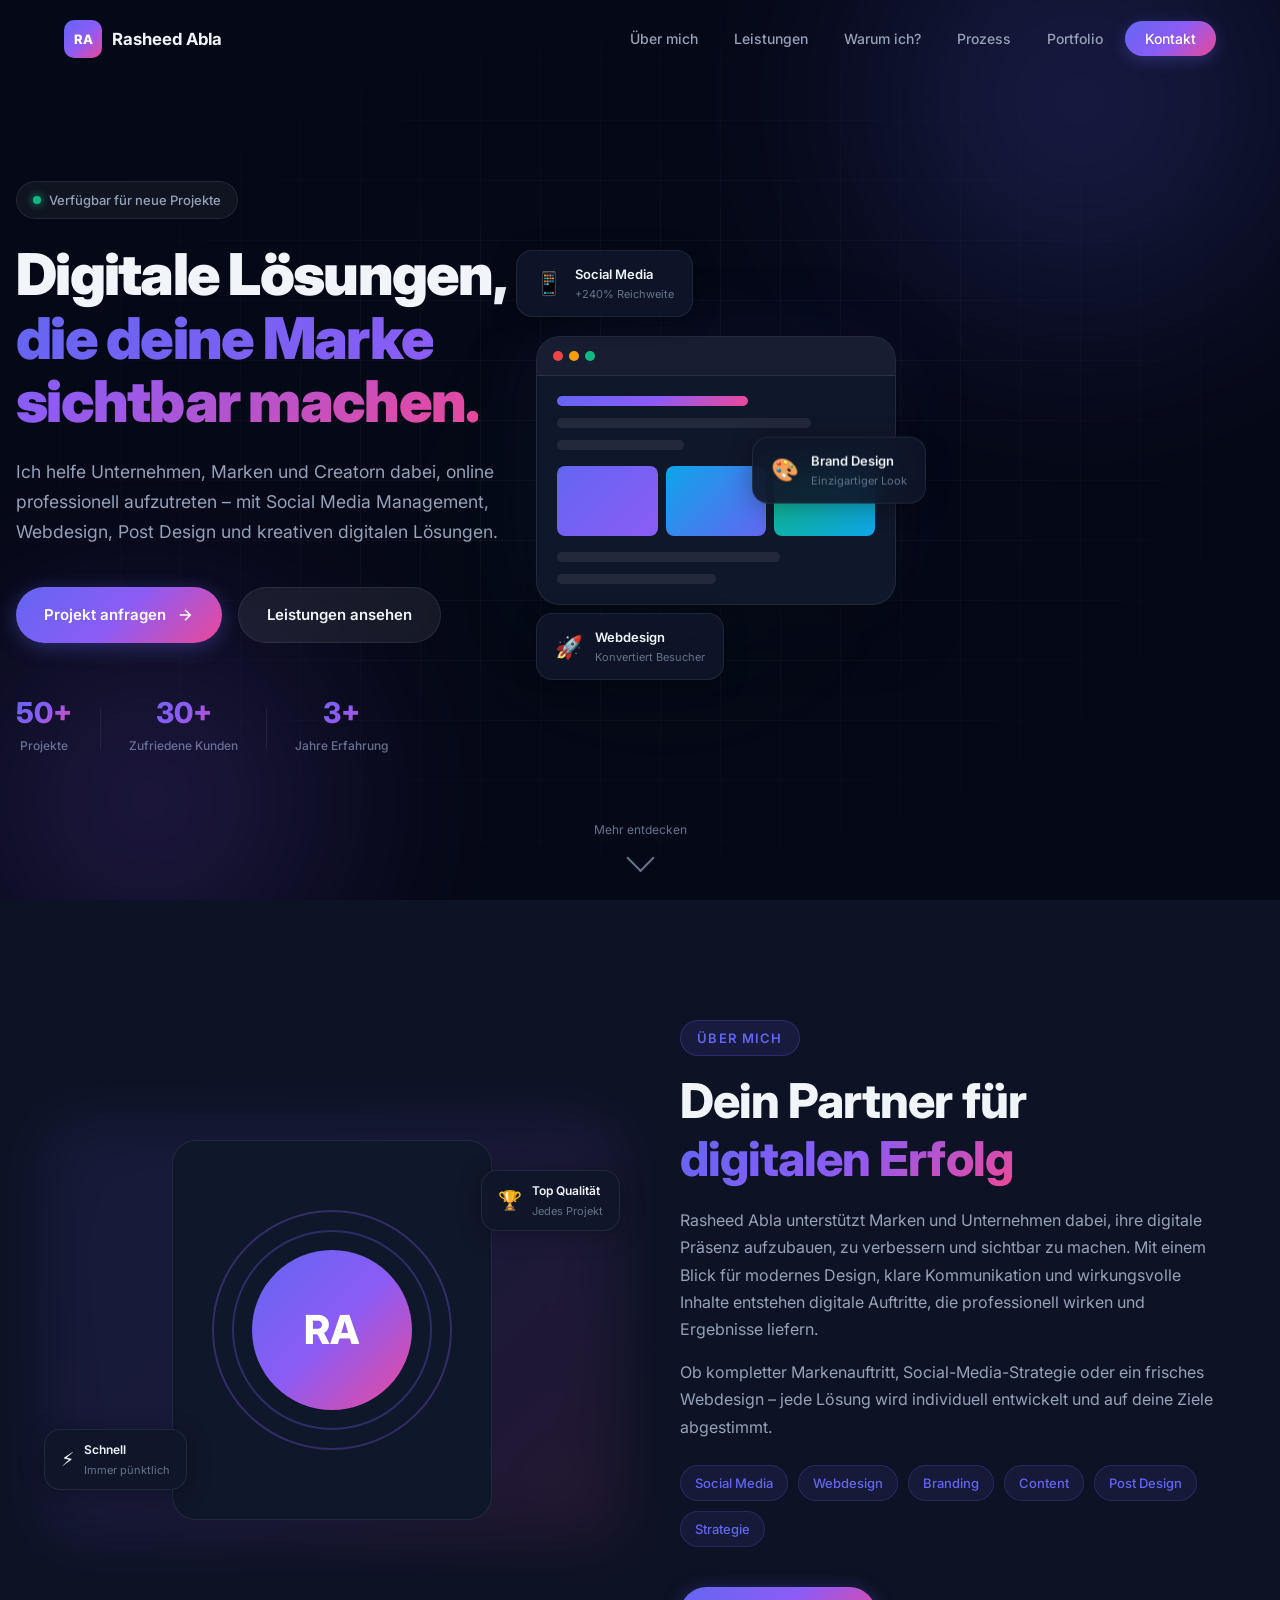
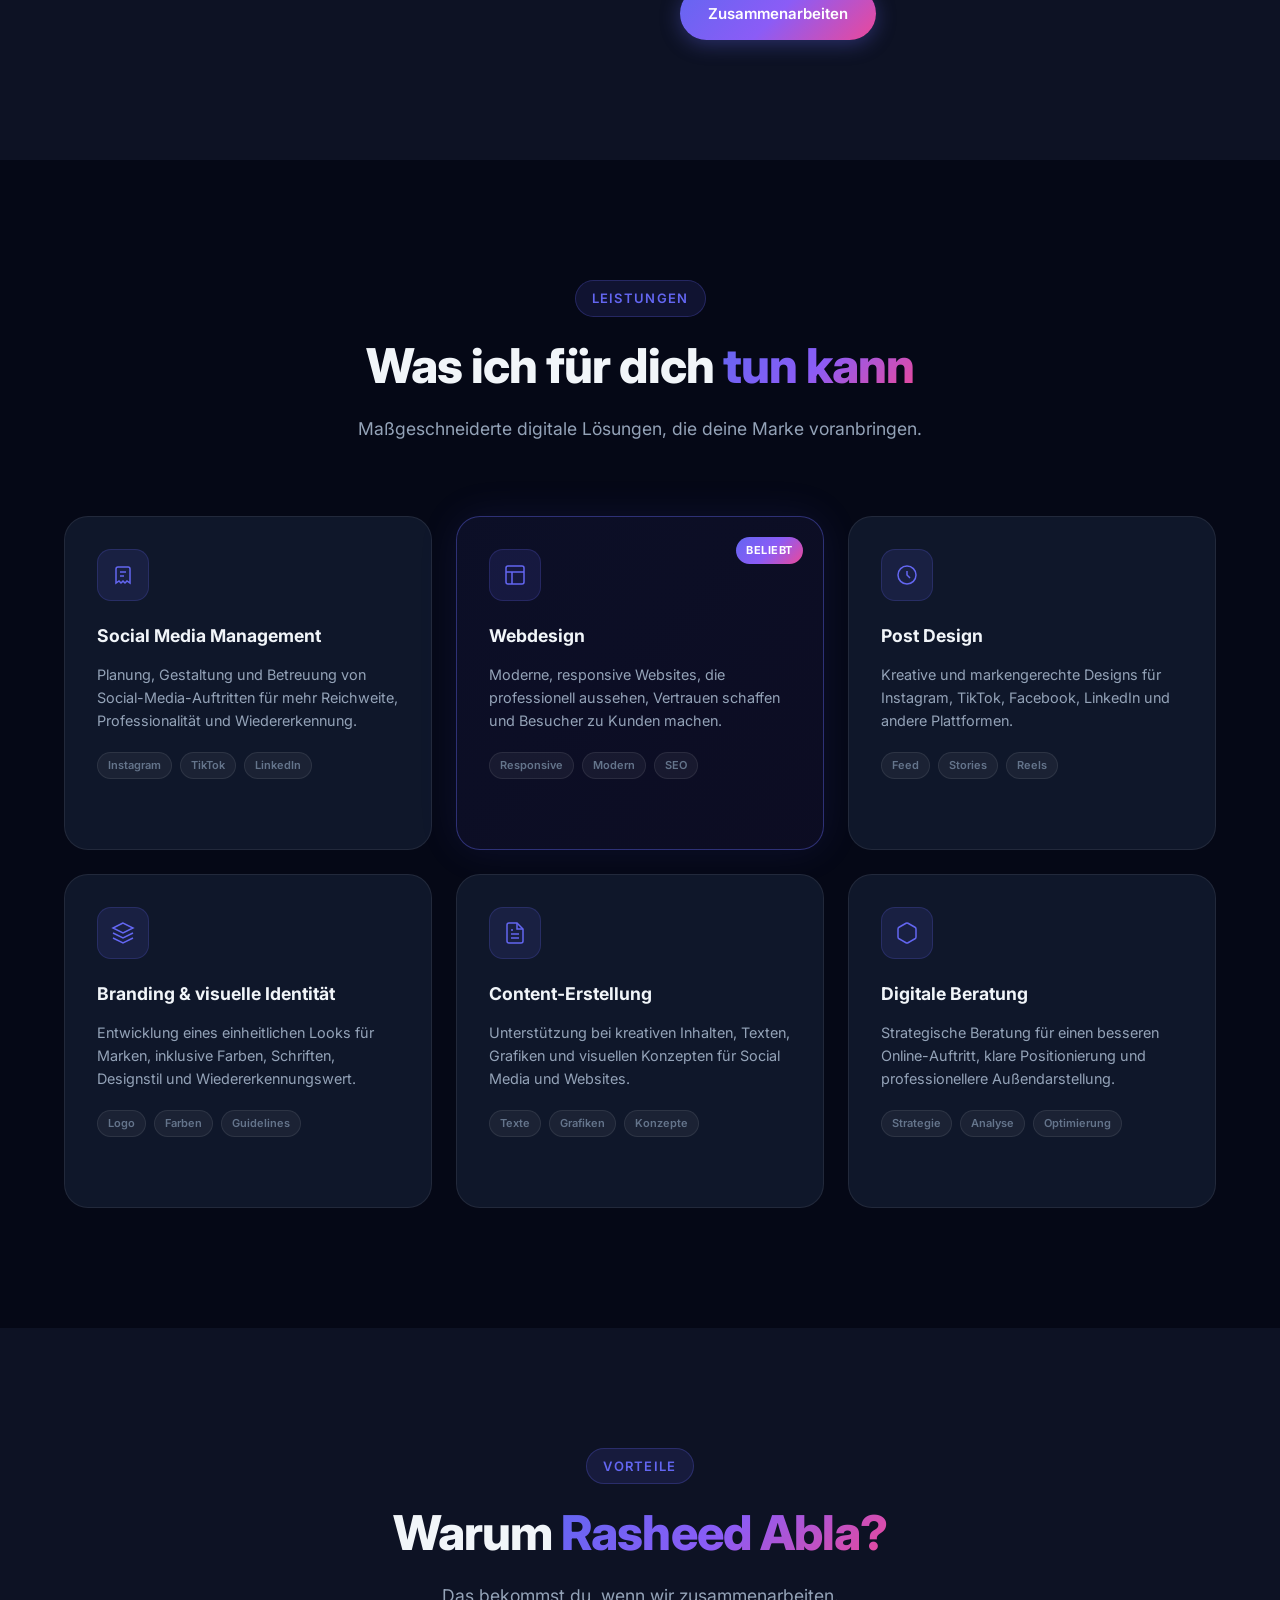
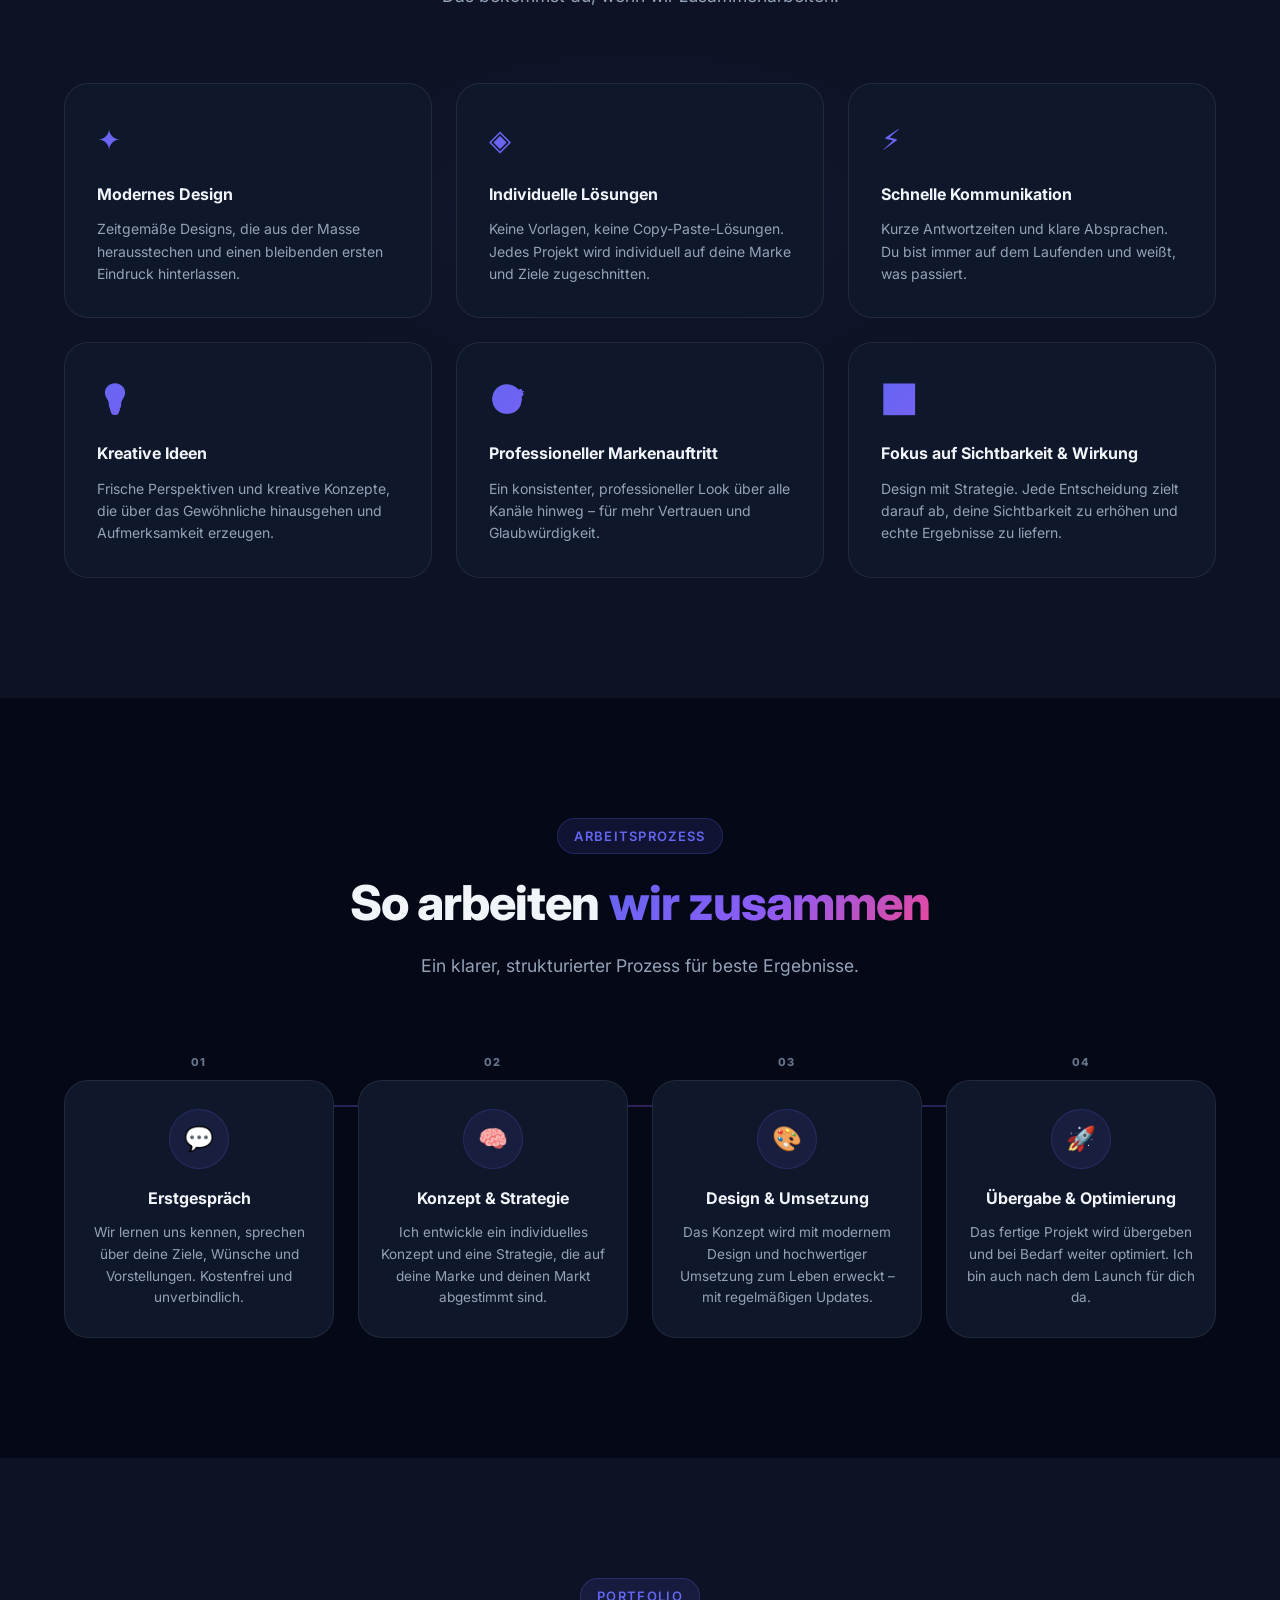
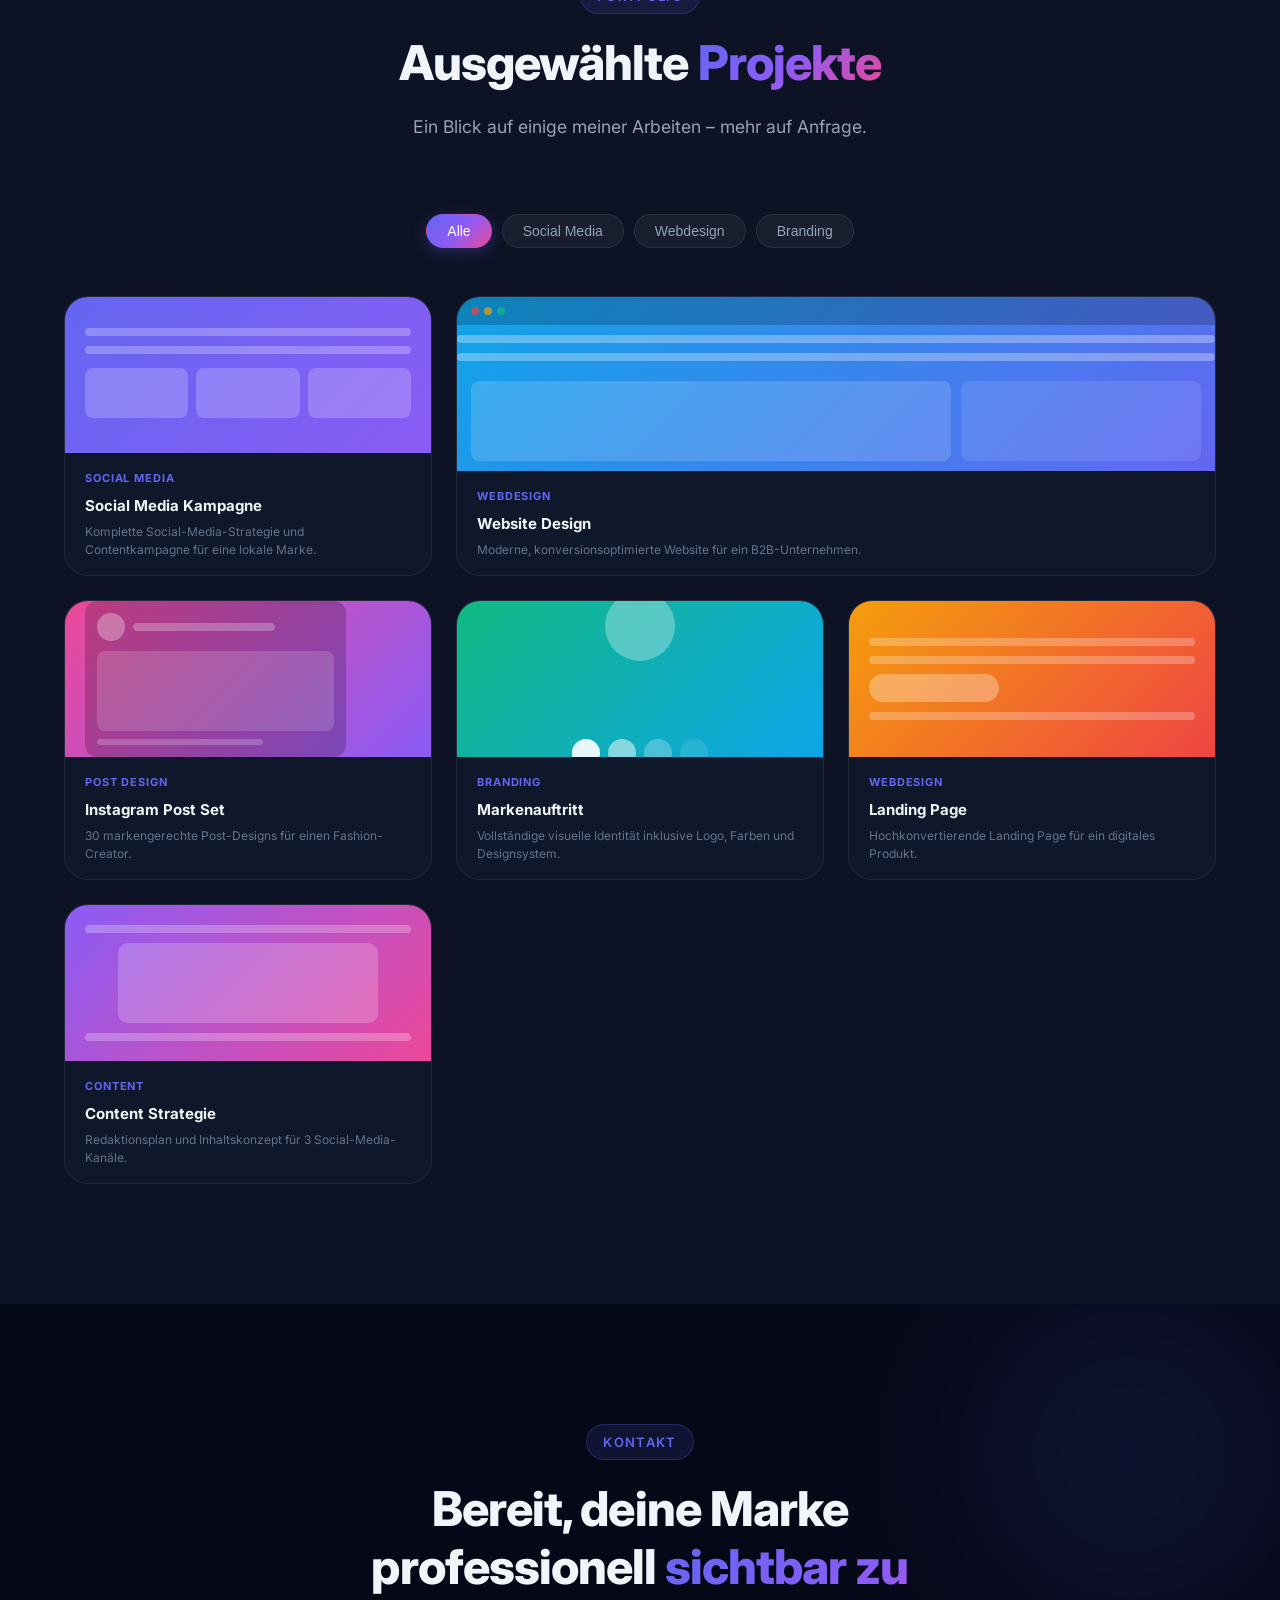
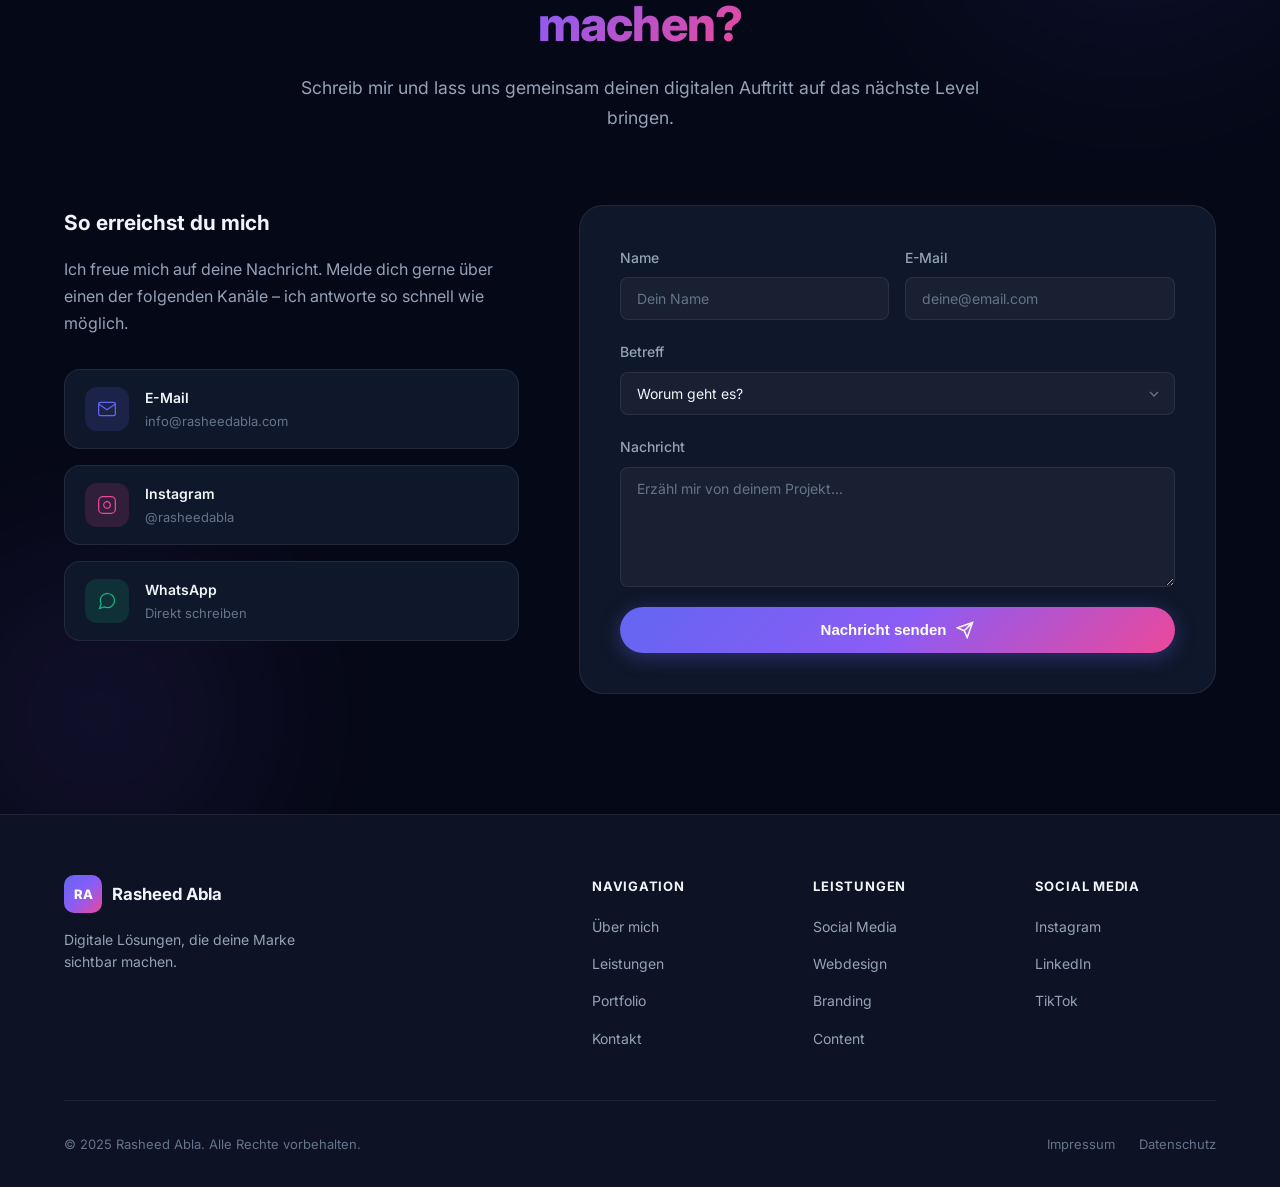
<file: rasheed-abla-website.html>
<!DOCTYPE html>
<html lang="de">
<head>
  <meta charset="UTF-8" />
  <meta name="viewport" content="width=device-width, initial-scale=1.0" />
  <meta name="description" content="Rasheed Abla – Digitale Lösungen für Marken, Unternehmen und Creator. Social Media Management, Webdesign, Post Design und mehr." />
  <meta name="keywords" content="Social Media Management, Webdesign, Post Design, Branding, Digitalagentur, Rasheed Abla" />
  <meta name="author" content="Rasheed Abla" />
  <meta property="og:title" content="Rasheed Abla – Digitale Lösungen" />
  <meta property="og:description" content="Ich helfe Unternehmen, Marken und Creatorn dabei, online professionell aufzutreten." />
  <meta property="og:type" content="website" />
  <title>Rasheed Abla – Digitale Lösungen</title>
  <style>
/* =============================================
   RASHEED ABLA – PREMIUM DIGITAL AGENCY THEME
   ============================================= */

/* ---- Reset & Base ---- */
*, *::before, *::after { box-sizing: border-box; margin: 0; padding: 0; }

:root {
  --bg-primary:    #050816;
  --bg-secondary:  #0d1224;
  --bg-card:       #0f172a;
  --bg-card-hover: #161f35;
  --border:        rgba(255,255,255,0.08);
  --border-hover:  rgba(99,102,241,0.4);

  --accent-blue:   #6366f1;
  --accent-violet: #8b5cf6;
  --accent-green:  #10b981;
  --accent-cyan:   #0ea5e9;

  --grad-primary:  linear-gradient(135deg, #6366f1 0%, #8b5cf6 50%, #ec4899 100%);
  --grad-blue:     linear-gradient(135deg, #0ea5e9, #6366f1);
  --grad-green:    linear-gradient(135deg, #10b981, #0ea5e9);

  --text-primary:  #f1f5f9;
  --text-secondary:#94a3b8;
  --text-muted:    #64748b;

  --font:          'Inter', system-ui, -apple-system, sans-serif;
  --radius:        16px;
  --radius-lg:     24px;
  --radius-sm:     8px;
  --shadow:        0 4px 24px rgba(0,0,0,0.3);
  --shadow-lg:     0 20px 60px rgba(0,0,0,0.5);
  --transition:    0.3s cubic-bezier(0.4, 0, 0.2, 1);
}

html { scroll-behavior: smooth; font-size: 16px; }

body {
  font-family: var(--font);
  background: var(--bg-primary);
  color: var(--text-primary);
  line-height: 1.7;
  overflow-x: hidden;
  -webkit-font-smoothing: antialiased;
}

a { text-decoration: none; color: inherit; }
img { max-width: 100%; display: block; }
ul { list-style: none; }

/* ---- Utilities ---- */
.container {
  max-width: 1200px;
  margin: 0 auto;
  padding: 0 24px;
}

.gradient-text {
  background: var(--grad-primary);
  -webkit-background-clip: text;
  -webkit-text-fill-color: transparent;
  background-clip: text;
}

.gradient-bg {
  background: var(--grad-primary) !important;
}

.section { padding: 120px 0; }

.section-header {
  text-align: center;
  max-width: 680px;
  margin: 0 auto 72px;
}

.section-tag {
  display: inline-flex;
  align-items: center;
  gap: 8px;
  font-size: 13px;
  font-weight: 600;
  letter-spacing: 0.1em;
  text-transform: uppercase;
  color: var(--accent-blue);
  background: rgba(99,102,241,0.12);
  border: 1px solid rgba(99,102,241,0.25);
  padding: 6px 16px;
  border-radius: 100px;
  margin-bottom: 20px;
}

.section-title {
  font-size: clamp(2rem, 4vw, 3rem);
  font-weight: 800;
  line-height: 1.2;
  letter-spacing: -0.02em;
  margin-bottom: 20px;
}

.section-subtitle {
  font-size: 1.1rem;
  color: var(--text-secondary);
  line-height: 1.7;
}

.mt-2 { margin-top: 32px; }

/* ---- Buttons ---- */
.btn {
  display: inline-flex;
  align-items: center;
  gap: 10px;
  padding: 14px 28px;
  border-radius: 100px;
  font-size: 15px;
  font-weight: 600;
  cursor: pointer;
  border: none;
  transition: var(--transition);
  position: relative;
  overflow: hidden;
}

.btn svg { width: 18px; height: 18px; flex-shrink: 0; transition: transform 0.2s; }
.btn:hover svg { transform: translateX(3px); }

.btn-primary {
  background: var(--grad-primary);
  color: #fff;
  box-shadow: 0 4px 20px rgba(99,102,241,0.35);
}
.btn-primary:hover {
  transform: translateY(-2px);
  box-shadow: 0 8px 32px rgba(99,102,241,0.5);
}

.btn-secondary {
  background: rgba(255,255,255,0.07);
  color: var(--text-primary);
  border: 1px solid var(--border);
  backdrop-filter: blur(8px);
}
.btn-secondary:hover {
  background: rgba(255,255,255,0.12);
  border-color: rgba(255,255,255,0.2);
  transform: translateY(-2px);
}

.w-full { width: 100%; justify-content: center; }

/* ---- Navbar ---- */
.navbar {
  position: fixed;
  top: 0;
  left: 0;
  right: 0;
  z-index: 1000;
  padding: 20px 0;
  transition: background 0.3s, padding 0.3s, backdrop-filter 0.3s;
}

.navbar.scrolled {
  background: rgba(5,8,22,0.85);
  backdrop-filter: blur(20px);
  -webkit-backdrop-filter: blur(20px);
  padding: 14px 0;
  border-bottom: 1px solid var(--border);
}

.nav-container {
  max-width: 1200px;
  margin: 0 auto;
  padding: 0 24px;
  display: flex;
  align-items: center;
  justify-content: space-between;
}

.nav-logo {
  display: flex;
  align-items: center;
  gap: 10px;
  font-weight: 700;
  font-size: 1.05rem;
}

.logo-icon {
  width: 38px;
  height: 38px;
  background: var(--grad-primary);
  border-radius: 10px;
  display: grid;
  place-items: center;
  font-size: 13px;
  font-weight: 800;
  color: #fff;
}

.nav-links {
  display: flex;
  align-items: center;
  gap: 8px;
}

.nav-links a {
  padding: 8px 14px;
  font-size: 14px;
  font-weight: 500;
  color: var(--text-secondary);
  border-radius: 8px;
  transition: color 0.2s, background 0.2s;
}

.nav-links a:hover { color: var(--text-primary); background: rgba(255,255,255,0.06); }

.nav-cta {
  background: var(--grad-primary) !important;
  color: #fff !important;
  padding: 9px 20px !important;
  border-radius: 100px !important;
  box-shadow: 0 4px 16px rgba(99,102,241,0.3);
}
.nav-cta:hover { box-shadow: 0 6px 24px rgba(99,102,241,0.5); transform: translateY(-1px); }

.hamburger {
  display: none;
  flex-direction: column;
  gap: 5px;
  background: none;
  border: none;
  cursor: pointer;
  padding: 4px;
}
.hamburger span {
  display: block;
  width: 24px;
  height: 2px;
  background: var(--text-primary);
  border-radius: 2px;
  transition: var(--transition);
}
.hamburger.open span:nth-child(1) { transform: translateY(7px) rotate(45deg); }
.hamburger.open span:nth-child(2) { opacity: 0; transform: scaleX(0); }
.hamburger.open span:nth-child(3) { transform: translateY(-7px) rotate(-45deg); }

/* ---- Hero ---- */
.hero {
  position: relative;
  min-height: 100vh;
  display: flex;
  align-items: center;
  overflow: hidden;
  padding: 120px 0 80px;
}

.hero-bg {
  position: absolute;
  inset: 0;
  z-index: 0;
}

.hero-orb {
  position: absolute;
  border-radius: 50%;
  filter: blur(100px);
  opacity: 0.3;
}
.orb-1 {
  width: 600px; height: 600px;
  background: radial-gradient(circle, #6366f1 0%, transparent 70%);
  top: -200px; right: -100px;
  animation: float 8s ease-in-out infinite;
}
.orb-2 {
  width: 500px; height: 500px;
  background: radial-gradient(circle, #8b5cf6 0%, transparent 70%);
  bottom: -150px; left: -100px;
  animation: float 10s ease-in-out infinite reverse;
}
.orb-3 {
  width: 300px; height: 300px;
  background: radial-gradient(circle, #10b981 0%, transparent 70%);
  top: 40%; left: 40%;
  opacity: 0.15;
  animation: float 12s ease-in-out infinite;
}

.hero-grid {
  position: absolute;
  inset: 0;
  background-image:
    linear-gradient(rgba(255,255,255,0.03) 1px, transparent 1px),
    linear-gradient(90deg, rgba(255,255,255,0.03) 1px, transparent 1px);
  background-size: 60px 60px;
  mask-image: radial-gradient(ellipse at center, black 30%, transparent 80%);
}

.hero .container {
  position: relative;
  z-index: 1;
  display: grid;
  grid-template-columns: 1fr 1fr;
  gap: 80px;
  align-items: center;
  max-width: 1200px;
  margin: 0 auto;
  padding: 0 64px;
  width: 100%;
}

.hero-content {
  padding-left: 16px;
}

.hero-badge {
  display: inline-flex;
  align-items: center;
  gap: 8px;
  font-size: 13px;
  font-weight: 500;
  color: var(--text-secondary);
  background: rgba(255,255,255,0.05);
  border: 1px solid var(--border);
  padding: 7px 16px;
  border-radius: 100px;
  margin-bottom: 24px;
  backdrop-filter: blur(8px);
}

.badge-dot {
  width: 8px; height: 8px;
  background: var(--accent-green);
  border-radius: 50%;
  box-shadow: 0 0 8px var(--accent-green);
  animation: pulse 2s infinite;
}

.hero-title {
  font-size: clamp(2.2rem, 4.5vw, 3.8rem);
  font-weight: 900;
  line-height: 1.1;
  letter-spacing: -0.03em;
  margin-bottom: 24px;
}

.hero-subtitle {
  font-size: 1.1rem;
  color: var(--text-secondary);
  line-height: 1.7;
  max-width: 520px;
  margin-bottom: 40px;
}

.hero-actions {
  display: flex;
  gap: 16px;
  flex-wrap: wrap;
  margin-bottom: 56px;
}

.hero-stats {
  display: flex;
  align-items: center;
  gap: 28px;
}

.stat { text-align: center; }
.stat-number {
  display: block;
  font-size: 1.8rem;
  font-weight: 800;
  background: var(--grad-primary);
  -webkit-background-clip: text;
  -webkit-text-fill-color: transparent;
  background-clip: text;
  line-height: 1;
  margin-bottom: 4px;
}
.stat-label { font-size: 12px; color: var(--text-muted); font-weight: 500; }
.stat-divider { width: 1px; height: 40px; background: var(--border); }

/* Hero Visual */
.hero-visual {
  position: relative;
  display: flex;
  justify-content: center;
  align-items: center;
  height: 500px;
}

.hero-mockup {
  width: 360px;
  background: var(--bg-card);
  border: 1px solid var(--border);
  border-radius: var(--radius-lg);
  overflow: hidden;
  box-shadow: var(--shadow-lg), 0 0 80px rgba(99,102,241,0.1);
  animation: float 6s ease-in-out infinite;
}

.mockup-bar {
  display: flex;
  gap: 6px;
  padding: 14px 16px;
  background: rgba(255,255,255,0.03);
  border-bottom: 1px solid var(--border);
}
.mockup-bar span {
  width: 10px; height: 10px;
  border-radius: 50%;
  background: rgba(255,255,255,0.15);
}
.mockup-bar span:nth-child(1) { background: #ef4444; }
.mockup-bar span:nth-child(2) { background: #f59e0b; }
.mockup-bar span:nth-child(3) { background: #10b981; }

.mockup-content { padding: 20px; display: flex; flex-direction: column; gap: 12px; }
.mockup-line {
  height: 10px;
  background: rgba(255,255,255,0.08);
  border-radius: 100px;
}
.mockup-line.w-60 { width: 60%; }
.mockup-line.w-80 { width: 80%; }
.mockup-line.w-40 { width: 40%; }
.mockup-line.w-70 { width: 70%; }
.mockup-line.w-50 { width: 50%; }

.mockup-cards {
  display: grid;
  grid-template-columns: repeat(3, 1fr);
  gap: 8px;
  margin: 4px 0;
}
.mockup-card {
  height: 70px;
  border-radius: 8px;
}
.mockup-card.c1 { background: linear-gradient(135deg, #6366f1, #8b5cf6); }
.mockup-card.c2 { background: linear-gradient(135deg, #0ea5e9, #6366f1); }
.mockup-card.c3 { background: linear-gradient(135deg, #10b981, #0ea5e9); }

.hero-card-float {
  position: absolute;
  display: flex;
  align-items: center;
  gap: 12px;
  background: rgba(15,23,42,0.9);
  backdrop-filter: blur(16px);
  border: 1px solid var(--border);
  border-radius: var(--radius);
  padding: 12px 18px;
  box-shadow: var(--shadow);
  white-space: nowrap;
}

.float-icon { font-size: 1.4rem; }
.float-text { display: flex; flex-direction: column; }
.float-text strong { font-size: 13px; font-weight: 600; }
.float-text span { font-size: 11px; color: var(--text-muted); }

.card-float-1 { top: 30px; left: -20px; animation: float 5s 0s ease-in-out infinite; }
.card-float-2 { top: 50%; right: -30px; transform: translateY(-50%); animation: float 5s 1s ease-in-out infinite; }
.card-float-3 { bottom: 40px; left: 0; animation: float 5s 2s ease-in-out infinite; }

.scroll-down {
  position: absolute;
  bottom: 32px;
  left: 50%;
  transform: translateX(-50%);
  display: flex;
  flex-direction: column;
  align-items: center;
  gap: 8px;
  font-size: 12px;
  color: var(--text-muted);
  z-index: 1;
  animation: bounce 2s infinite;
}

.scroll-arrow {
  width: 20px; height: 20px;
  border-right: 2px solid var(--text-muted);
  border-bottom: 2px solid var(--text-muted);
  transform: rotate(45deg);
}

/* ---- About ---- */
.about { background: var(--bg-secondary); }

.about-grid {
  display: grid;
  grid-template-columns: 1fr 1fr;
  gap: 80px;
  align-items: center;
}

.about-image-wrap {
  position: relative;
  display: flex;
  justify-content: center;
}

.about-image-bg {
  position: absolute;
  inset: -20px;
  background: var(--grad-primary);
  border-radius: 30px;
  opacity: 0.1;
  filter: blur(30px);
}

.about-image-card {
  position: relative;
  width: 320px;
  height: 380px;
  background: var(--bg-card);
  border: 1px solid var(--border);
  border-radius: var(--radius-lg);
  display: flex;
  align-items: center;
  justify-content: center;
  overflow: hidden;
}

.portrait-placeholder {
  position: relative;
  width: 160px;
  height: 160px;
}

.portrait-initials {
  width: 100%;
  height: 100%;
  background: var(--grad-primary);
  border-radius: 50%;
  display: flex;
  align-items: center;
  justify-content: center;
  font-size: 2.5rem;
  font-weight: 800;
  color: white;
  position: relative;
  z-index: 2;
}

.portrait-ring {
  position: absolute;
  border-radius: 50%;
  border: 2px solid;
  top: 50%; left: 50%;
  transform: translate(-50%, -50%);
  opacity: 0.3;
}
.ring-1 {
  width: 200px; height: 200px;
  border-color: var(--accent-blue);
  animation: spin 12s linear infinite;
}
.ring-2 {
  width: 240px; height: 240px;
  border-color: var(--accent-violet);
  animation: spin 20s linear infinite reverse;
}

.about-badge {
  position: absolute;
  display: flex;
  align-items: center;
  gap: 10px;
  background: rgba(15,23,42,0.95);
  backdrop-filter: blur(12px);
  border: 1px solid var(--border);
  border-radius: var(--radius);
  padding: 10px 16px;
  box-shadow: var(--shadow);
  font-size: 13px;
}
.about-badge > span { font-size: 1.2rem; }
.about-badge div { display: flex; flex-direction: column; }
.about-badge strong { font-weight: 600; font-size: 12px; }
.about-badge span:not(:first-child) { font-size: 11px; color: var(--text-muted); }

.ab-1 { top: 30px; right: -20px; }
.ab-2 { bottom: 30px; left: -20px; }

.about-content .section-tag { margin-bottom: 16px; }
.about-content .section-title { text-align: left; }
.about-text { color: var(--text-secondary); margin-bottom: 16px; font-size: 1rem; }

.about-skills {
  display: flex;
  flex-wrap: wrap;
  gap: 10px;
  margin-top: 24px;
  margin-bottom: 8px;
}

.skill-tag {
  padding: 6px 14px;
  background: rgba(99,102,241,0.1);
  border: 1px solid rgba(99,102,241,0.2);
  border-radius: 100px;
  font-size: 13px;
  font-weight: 500;
  color: var(--accent-blue);
  transition: var(--transition);
}
.skill-tag:hover {
  background: rgba(99,102,241,0.2);
  border-color: var(--accent-blue);
}

/* ---- Services ---- */
.services-grid {
  display: grid;
  grid-template-columns: repeat(3, 1fr);
  gap: 24px;
}

.service-card {
  position: relative;
  background: var(--bg-card);
  border: 1px solid var(--border);
  border-radius: var(--radius-lg);
  padding: 32px;
  transition: var(--transition);
  overflow: hidden;
  cursor: pointer;
}

.service-card::before {
  content: '';
  position: absolute;
  inset: 0;
  background: var(--grad-primary);
  opacity: 0;
  transition: opacity 0.3s;
  z-index: 0;
}

.service-card:hover {
  border-color: var(--border-hover);
  transform: translateY(-6px);
  box-shadow: 0 20px 40px rgba(99,102,241,0.15);
}

.service-card:hover::before { opacity: 0.04; }
.service-card > * { position: relative; z-index: 1; }

.service-card.featured {
  border-color: rgba(99,102,241,0.4);
  background: linear-gradient(135deg, rgba(99,102,241,0.08) 0%, rgba(139,92,246,0.06) 100%);
  box-shadow: 0 0 40px rgba(99,102,241,0.1);
}

.featured-label {
  position: absolute;
  top: 20px;
  right: 20px;
  font-size: 11px;
  font-weight: 700;
  letter-spacing: 0.05em;
  text-transform: uppercase;
  background: var(--grad-primary);
  color: white;
  padding: 4px 10px;
  border-radius: 100px;
  z-index: 2;
}

.service-icon-wrap { margin-bottom: 20px; }
.service-icon {
  width: 52px; height: 52px;
  background: rgba(99,102,241,0.12);
  border: 1px solid rgba(99,102,241,0.2);
  border-radius: 14px;
  display: flex;
  align-items: center;
  justify-content: center;
  transition: var(--transition);
}
.service-icon svg { width: 24px; height: 24px; color: var(--accent-blue); }
.service-card:hover .service-icon {
  background: var(--grad-primary);
  border-color: transparent;
}
.service-card:hover .service-icon svg { color: white; }

.service-card h3 { font-size: 1.1rem; font-weight: 700; margin-bottom: 12px; }
.service-card p { color: var(--text-secondary); font-size: 0.9rem; line-height: 1.6; margin-bottom: 20px; }

.service-tags {
  display: flex;
  flex-wrap: wrap;
  gap: 8px;
  margin-bottom: 20px;
}
.service-tags span {
  font-size: 11px;
  font-weight: 600;
  padding: 3px 10px;
  background: rgba(255,255,255,0.05);
  border: 1px solid var(--border);
  border-radius: 100px;
  color: var(--text-muted);
}

.service-arrow {
  display: flex;
  align-items: center;
  justify-content: flex-end;
  opacity: 0;
  transform: translateX(-8px);
  transition: var(--transition);
}
.service-arrow svg { width: 18px; height: 18px; color: var(--accent-blue); }
.service-card:hover .service-arrow { opacity: 1; transform: translateX(0); }

/* ---- Why Section ---- */
.why {
  background: var(--bg-secondary);
  position: relative;
  overflow: hidden;
}

.why::before {
  content: '';
  position: absolute;
  top: 50%; left: 50%;
  transform: translate(-50%, -50%);
  width: 800px; height: 400px;
  background: radial-gradient(ellipse, rgba(99,102,241,0.06) 0%, transparent 70%);
}

.why-grid {
  display: grid;
  grid-template-columns: repeat(3, 1fr);
  gap: 24px;
}

.why-card {
  background: var(--bg-card);
  border: 1px solid var(--border);
  border-radius: var(--radius-lg);
  padding: 32px;
  transition: var(--transition);
  position: relative;
  overflow: hidden;
}

.why-card::after {
  content: '';
  position: absolute;
  bottom: 0; left: 0; right: 0;
  height: 3px;
  background: var(--grad-primary);
  transform: scaleX(0);
  transition: transform 0.3s;
  transform-origin: left;
}
.why-card:hover::after { transform: scaleX(1); }
.why-card:hover {
  border-color: var(--border-hover);
  transform: translateY(-4px);
  box-shadow: 0 16px 32px rgba(99,102,241,0.1);
}

.why-icon {
  font-size: 1.8rem;
  margin-bottom: 16px;
  display: block;
  background: var(--grad-primary);
  -webkit-background-clip: text;
  -webkit-text-fill-color: transparent;
  background-clip: text;
}
.why-card h3 { font-size: 1rem; font-weight: 700; margin-bottom: 10px; }
.why-card p { font-size: 0.875rem; color: var(--text-secondary); line-height: 1.6; }

/* ---- Process ---- */
.process-steps {
  position: relative;
  display: grid;
  grid-template-columns: repeat(4, 1fr);
  gap: 24px;
}

.process-line {
  position: absolute;
  top: 52px;
  left: calc(12.5% + 12px);
  right: calc(12.5% + 12px);
  height: 2px;
  background: linear-gradient(90deg, var(--accent-blue), var(--accent-violet), var(--accent-blue));
  opacity: 0.3;
  z-index: 0;
}

.process-step {
  position: relative;
  z-index: 1;
  text-align: center;
}

.step-number {
  font-size: 11px;
  font-weight: 800;
  letter-spacing: 0.1em;
  color: var(--text-muted);
  margin-bottom: 8px;
}

.step-content {
  background: var(--bg-card);
  border: 1px solid var(--border);
  border-radius: var(--radius-lg);
  padding: 28px 20px;
  transition: var(--transition);
}

.process-step:hover .step-content {
  border-color: var(--border-hover);
  transform: translateY(-4px);
  box-shadow: 0 16px 32px rgba(99,102,241,0.1);
}

.step-icon {
  font-size: 2rem;
  margin-bottom: 16px;
  display: block;
  width: 60px; height: 60px;
  background: rgba(99,102,241,0.1);
  border: 1px solid rgba(99,102,241,0.2);
  border-radius: 50%;
  display: flex;
  align-items: center;
  justify-content: center;
  margin: 0 auto 16px;
  font-size: 1.5rem;
}

.step-content h3 { font-size: 1rem; font-weight: 700; margin-bottom: 10px; }
.step-content p { font-size: 0.85rem; color: var(--text-secondary); line-height: 1.6; }

/* ---- Portfolio ---- */
.portfolio { background: var(--bg-secondary); }

.portfolio-filter {
  display: flex;
  justify-content: center;
  gap: 10px;
  margin-bottom: 48px;
  flex-wrap: wrap;
}

.filter-btn {
  padding: 8px 20px;
  border-radius: 100px;
  font-size: 14px;
  font-weight: 500;
  cursor: pointer;
  background: rgba(255,255,255,0.05);
  border: 1px solid var(--border);
  color: var(--text-secondary);
  transition: var(--transition);
}
.filter-btn:hover {
  background: rgba(255,255,255,0.08);
  color: var(--text-primary);
}
.filter-btn.active {
  background: var(--grad-primary);
  border-color: transparent;
  color: white;
  box-shadow: 0 4px 16px rgba(99,102,241,0.3);
}

.portfolio-grid {
  display: grid;
  grid-template-columns: repeat(3, 1fr);
  grid-auto-rows: 280px;
  gap: 24px;
}

.portfolio-card {
  border-radius: var(--radius-lg);
  overflow: hidden;
  background: var(--bg-card);
  border: 1px solid var(--border);
  transition: var(--transition);
  display: flex;
  flex-direction: column;
}

.portfolio-card.large {
  grid-column: span 2;
}

.portfolio-card:hover {
  transform: translateY(-4px);
  border-color: var(--border-hover);
  box-shadow: 0 16px 40px rgba(0,0,0,0.4);
}

.portfolio-image {
  flex: 1;
  position: relative;
  display: flex;
  align-items: center;
  justify-content: center;
  overflow: hidden;
  cursor: pointer;
}

.portfolio-overlay {
  position: absolute;
  inset: 0;
  background: rgba(0,0,0,0.5);
  display: flex;
  align-items: center;
  justify-content: center;
  opacity: 0;
  transition: opacity 0.3s;
}

.portfolio-card:hover .portfolio-overlay { opacity: 1; }

.portfolio-view {
  padding: 10px 24px;
  background: white;
  color: #0f172a;
  border-radius: 100px;
  font-weight: 600;
  font-size: 14px;
  transform: translateY(8px);
  transition: transform 0.3s;
}
.portfolio-card:hover .portfolio-view { transform: translateY(0); }

.portfolio-info {
  padding: 16px 20px;
  background: var(--bg-card);
}

.portfolio-category {
  font-size: 11px;
  font-weight: 700;
  letter-spacing: 0.08em;
  text-transform: uppercase;
  color: var(--accent-blue);
  display: block;
  margin-bottom: 6px;
}
.portfolio-info h3 { font-size: 15px; font-weight: 700; margin-bottom: 4px; }
.portfolio-info p { font-size: 12px; color: var(--text-muted); line-height: 1.5; }

/* Portfolio mockup content */
.portfolio-mockup-content {
  padding: 20px;
  display: flex;
  flex-direction: column;
  gap: 10px;
  width: 100%;
}

.pm-line {
  height: 8px;
  background: rgba(255,255,255,0.25);
  border-radius: 100px;
}
.pm-line.lighter { background: rgba(255,255,255,0.3); }
.pm-grid {
  display: grid;
  grid-template-columns: repeat(3, 1fr);
  gap: 8px;
  margin: 4px 0;
}
.pm-square {
  height: 50px;
  background: rgba(255,255,255,0.2);
  border-radius: 8px;
}
.pm-square-lg {
  height: 80px;
  background: rgba(255,255,255,0.2);
  border-radius: 10px;
  width: 80%;
  margin: 0 auto;
}
.pm-btn {
  height: 28px;
  width: 40%;
  background: rgba(255,255,255,0.3);
  border-radius: 100px;
}

/* Web mockup */
.web-mock { padding: 0; overflow: hidden; }
.web-bar {
  display: flex;
  gap: 5px;
  padding: 10px 14px;
  background: rgba(0,0,0,0.2);
}
.web-bar span {
  width: 8px; height: 8px;
  border-radius: 50%;
  background: rgba(255,255,255,0.2);
}
.web-bar span:nth-child(1) { background: rgba(239,68,68,0.7); }
.web-bar span:nth-child(2) { background: rgba(245,158,11,0.7); }
.web-bar span:nth-child(3) { background: rgba(16,185,129,0.7); }
.web-cols {
  display: grid;
  grid-template-columns: 2fr 1fr;
  gap: 10px;
  padding: 10px 14px;
}
.web-col-main { height: 80px; background: rgba(255,255,255,0.15); border-radius: 8px; }
.web-col-side { height: 80px; background: rgba(255,255,255,0.1); border-radius: 8px; }

/* Instagram mockup */
.insta-mock { background: rgba(0,0,0,0.2); border-radius: 12px; padding: 12px; width: 80%; }
.im-header { display: flex; align-items: center; gap: 8px; margin-bottom: 10px; }
.im-avatar { width: 28px; height: 28px; border-radius: 50%; background: rgba(255,255,255,0.3); }
.im-name { height: 8px; width: 60%; background: rgba(255,255,255,0.25); border-radius: 100px; }
.im-image { height: 80px; background: rgba(255,255,255,0.15); border-radius: 8px; margin-bottom: 8px; }
.im-caption { height: 6px; width: 70%; background: rgba(255,255,255,0.2); border-radius: 100px; }

/* Brand mockup */
.brand-mock { align-items: center; }
.brand-circle {
  width: 70px; height: 70px;
  border-radius: 50%;
  background: rgba(255,255,255,0.3);
  margin: 0 auto 12px;
}
.brand-lines { text-align: center; margin-bottom: 12px; }
.brand-lines .pm-line { margin: 6px auto; }
.brand-colors { display: flex; gap: 8px; justify-content: center; }
.bc {
  width: 28px; height: 28px;
  border-radius: 50%;
}
.bc.c1 { background: rgba(255,255,255,0.9); }
.bc.c2 { background: rgba(255,255,255,0.5); }
.bc.c3 { background: rgba(255,255,255,0.25); }
.bc.c4 { background: rgba(255,255,255,0.1); }

/* ---- Contact ---- */
.contact {
  position: relative;
  overflow: hidden;
}

.contact-bg {
  position: absolute;
  inset: 0;
  z-index: 0;
}
.contact-orb {
  position: absolute;
  border-radius: 50%;
  filter: blur(100px);
  opacity: 0.2;
}
.c-orb-1 {
  width: 500px; height: 500px;
  background: radial-gradient(circle, #6366f1, transparent 70%);
  top: -100px; right: -100px;
}
.c-orb-2 {
  width: 400px; height: 400px;
  background: radial-gradient(circle, #8b5cf6, transparent 70%);
  bottom: -100px; left: -100px;
}

.contact-header {
  text-align: center;
  max-width: 700px;
  margin: 0 auto 72px;
  position: relative;
  z-index: 1;
}

.contact-grid {
  display: grid;
  grid-template-columns: 1fr 1.4fr;
  gap: 60px;
  align-items: start;
  position: relative;
  z-index: 1;
}

.contact-info h3 {
  font-size: 1.3rem;
  font-weight: 700;
  margin-bottom: 16px;
}
.contact-info > p {
  color: var(--text-secondary);
  line-height: 1.7;
  margin-bottom: 32px;
}

.contact-methods { display: flex; flex-direction: column; gap: 16px; }

.contact-method {
  display: flex;
  align-items: center;
  gap: 16px;
  padding: 16px 20px;
  background: var(--bg-card);
  border: 1px solid var(--border);
  border-radius: var(--radius);
  transition: var(--transition);
}
.contact-method:hover {
  border-color: var(--border-hover);
  transform: translateX(4px);
  box-shadow: 0 8px 24px rgba(99,102,241,0.1);
}

.cm-icon {
  width: 44px; height: 44px;
  border-radius: 12px;
  display: flex;
  align-items: center;
  justify-content: center;
  flex-shrink: 0;
}
.cm-icon svg { width: 20px; height: 20px; }
.email-icon { background: rgba(99,102,241,0.15); color: var(--accent-blue); }
.insta-icon { background: rgba(236,72,153,0.15); color: #ec4899; }
.whatsapp-icon { background: rgba(16,185,129,0.15); color: var(--accent-green); }

.cm-text { display: flex; flex-direction: column; }
.cm-text strong { font-size: 14px; font-weight: 600; }
.cm-text span { font-size: 13px; color: var(--text-muted); }

/* Contact Form */
.contact-form {
  background: var(--bg-card);
  border: 1px solid var(--border);
  border-radius: var(--radius-lg);
  padding: 40px;
  display: flex;
  flex-direction: column;
  gap: 20px;
}

.form-row { display: grid; grid-template-columns: 1fr 1fr; gap: 16px; }

.form-group {
  display: flex;
  flex-direction: column;
  gap: 8px;
}

.form-group label {
  font-size: 14px;
  font-weight: 500;
  color: var(--text-secondary);
}

.form-group input,
.form-group select,
.form-group textarea {
  background: rgba(255,255,255,0.04);
  border: 1px solid var(--border);
  border-radius: var(--radius-sm);
  padding: 12px 16px;
  color: var(--text-primary);
  font-family: var(--font);
  font-size: 14px;
  transition: border-color 0.2s, box-shadow 0.2s;
  outline: none;
  -webkit-appearance: none;
}

.form-group select {
  cursor: pointer;
  background-image: url("data:image/svg+xml,%3Csvg xmlns='http://www.w3.org/2000/svg' fill='none' viewBox='0 0 24 24' stroke='%2364748b' stroke-width='2'%3E%3Cpath d='M6 9l6 6 6-6'/%3E%3C/svg%3E");
  background-repeat: no-repeat;
  background-position: right 12px center;
  background-size: 16px;
  padding-right: 40px;
}
.form-group select option { background: #0d1224; }

.form-group input:focus,
.form-group select:focus,
.form-group textarea:focus {
  border-color: var(--accent-blue);
  box-shadow: 0 0 0 3px rgba(99,102,241,0.1);
}

.form-group textarea { resize: vertical; min-height: 120px; }

.form-group input::placeholder,
.form-group textarea::placeholder { color: var(--text-muted); }

.form-success {
  display: none;
  text-align: center;
  padding: 14px;
  background: rgba(16,185,129,0.1);
  border: 1px solid rgba(16,185,129,0.3);
  border-radius: var(--radius-sm);
  color: var(--accent-green);
  font-size: 14px;
  font-weight: 500;
}

/* ---- Footer ---- */
.footer {
  background: var(--bg-secondary);
  border-top: 1px solid var(--border);
  padding: 60px 0 32px;
}

.footer-top {
  display: grid;
  grid-template-columns: 1.5fr 2fr;
  gap: 60px;
  padding-bottom: 48px;
  border-bottom: 1px solid var(--border);
  margin-bottom: 32px;
}

.footer-brand p {
  color: var(--text-secondary);
  font-size: 14px;
  margin-top: 16px;
  max-width: 280px;
  line-height: 1.6;
}

.footer-links {
  display: grid;
  grid-template-columns: repeat(3, 1fr);
  gap: 40px;
}

.footer-col h4 {
  font-size: 13px;
  font-weight: 700;
  letter-spacing: 0.06em;
  text-transform: uppercase;
  color: var(--text-primary);
  margin-bottom: 16px;
}

.footer-col ul { display: flex; flex-direction: column; gap: 10px; }
.footer-col a {
  font-size: 14px;
  color: var(--text-secondary);
  transition: color 0.2s;
}
.footer-col a:hover { color: var(--text-primary); }

.footer-bottom {
  display: flex;
  align-items: center;
  justify-content: space-between;
  font-size: 13px;
  color: var(--text-muted);
}

.footer-legal { display: flex; gap: 24px; }
.footer-legal a { color: var(--text-muted); transition: color 0.2s; }
.footer-legal a:hover { color: var(--text-primary); }

/* ---- Back to Top ---- */
.back-to-top {
  position: fixed;
  bottom: 32px;
  right: 32px;
  width: 48px; height: 48px;
  background: var(--grad-primary);
  border-radius: 50%;
  display: flex;
  align-items: center;
  justify-content: center;
  box-shadow: 0 4px 20px rgba(99,102,241,0.4);
  opacity: 0;
  transform: translateY(16px);
  transition: var(--transition);
  z-index: 999;
  pointer-events: none;
}
.back-to-top svg { width: 20px; height: 20px; color: white; }
.back-to-top.visible { opacity: 1; transform: translateY(0); pointer-events: auto; }
.back-to-top:hover { transform: translateY(-4px); box-shadow: 0 8px 28px rgba(99,102,241,0.5); }

/* ---- Animations ---- */
@keyframes float {
  0%, 100% { transform: translateY(0); }
  50% { transform: translateY(-16px); }
}

@keyframes bounce {
  0%, 100% { transform: translateX(-50%) translateY(0); }
  50% { transform: translateX(-50%) translateY(8px); }
}

@keyframes pulse {
  0%, 100% { box-shadow: 0 0 8px var(--accent-green); }
  50% { box-shadow: 0 0 16px var(--accent-green), 0 0 24px rgba(16,185,129,0.3); }
}

@keyframes spin {
  from { transform: translate(-50%, -50%) rotate(0deg); }
  to { transform: translate(-50%, -50%) rotate(360deg); }
}

[data-animate] {
  opacity: 0;
  transform: translateY(30px);
  transition: opacity 0.7s cubic-bezier(0.4, 0, 0.2, 1), transform 0.7s cubic-bezier(0.4, 0, 0.2, 1);
}
[data-animate].visible {
  opacity: 1;
  transform: translateY(0);
}

/* Stagger for grid children */
.services-grid [data-animate]:nth-child(2) { transition-delay: 0.1s; }
.services-grid [data-animate]:nth-child(3) { transition-delay: 0.2s; }
.services-grid [data-animate]:nth-child(4) { transition-delay: 0.3s; }
.services-grid [data-animate]:nth-child(5) { transition-delay: 0.4s; }
.services-grid [data-animate]:nth-child(6) { transition-delay: 0.5s; }

.why-grid [data-animate]:nth-child(2) { transition-delay: 0.1s; }
.why-grid [data-animate]:nth-child(3) { transition-delay: 0.2s; }
.why-grid [data-animate]:nth-child(4) { transition-delay: 0.3s; }
.why-grid [data-animate]:nth-child(5) { transition-delay: 0.4s; }
.why-grid [data-animate]:nth-child(6) { transition-delay: 0.5s; }

.process-steps [data-animate]:nth-child(2) { transition-delay: 0.15s; }
.process-steps [data-animate]:nth-child(3) { transition-delay: 0.3s; }
.process-steps [data-animate]:nth-child(4) { transition-delay: 0.45s; }

.portfolio-grid [data-animate]:nth-child(2) { transition-delay: 0.1s; }
.portfolio-grid [data-animate]:nth-child(3) { transition-delay: 0.2s; }
.portfolio-grid [data-animate]:nth-child(4) { transition-delay: 0.3s; }
.portfolio-grid [data-animate]:nth-child(5) { transition-delay: 0.4s; }
.portfolio-grid [data-animate]:nth-child(6) { transition-delay: 0.5s; }

/* =============================================
   RESPONSIVE
   ============================================= */

@media (max-width: 1024px) {
  .services-grid { grid-template-columns: repeat(2, 1fr); }
  .why-grid { grid-template-columns: repeat(2, 1fr); }
  .portfolio-grid { grid-template-columns: repeat(2, 1fr); }
  .portfolio-card.large { grid-column: span 2; }

  .hero .container { grid-template-columns: 1fr; text-align: center; gap: 40px; padding: 0 48px; }
  .hero-content { padding-left: 0; }
  .hero-subtitle { margin: 0 auto 40px; }
  .hero-actions { justify-content: center; }
  .hero-stats { justify-content: center; }
  .hero-visual { display: none; }
  .scroll-down { display: none; }
}

@media (max-width: 768px) {
  .section { padding: 80px 0; }
  .section-header { margin-bottom: 48px; }

  .navbar { padding: 16px 0; }
  .nav-links {
    position: fixed;
    top: 0; right: 0;
    width: 280px;
    height: 100vh;
    background: rgba(5,8,22,0.97);
    backdrop-filter: blur(20px);
    flex-direction: column;
    align-items: flex-start;
    padding: 80px 32px 40px;
    gap: 4px;
    transform: translateX(100%);
    transition: transform 0.35s cubic-bezier(0.4, 0, 0.2, 1);
    border-left: 1px solid var(--border);
  }
  .nav-links.open { transform: translateX(0); }
  .nav-links a { font-size: 16px; padding: 12px 8px; width: 100%; }
  .nav-cta { border-radius: 12px !important; text-align: center; }
  .hamburger { display: flex; z-index: 1001; }

  .hero { padding: 100px 0 60px; }
  .hero .container { padding: 0 32px; }
  .hero-title { font-size: 2.2rem; }
  .hero-stats { flex-wrap: wrap; gap: 20px; }

  .about-grid { grid-template-columns: 1fr; gap: 48px; }
  .about-content .section-title { text-align: center; }
  .about-skills { justify-content: center; }
  .about-content .btn { display: flex; margin: 0 auto; width: fit-content; }
  .about-image-wrap { display: none; }

  .services-grid { grid-template-columns: 1fr; }
  .why-grid { grid-template-columns: 1fr; }

  .process-steps { grid-template-columns: 1fr 1fr; }
  .process-line { display: none; }

  .portfolio-grid { grid-template-columns: 1fr; }
  .portfolio-card.large { grid-column: span 1; }
  .portfolio-grid { grid-auto-rows: 260px; }

  .contact-grid { grid-template-columns: 1fr; gap: 40px; }
  .contact-form { padding: 28px; }
  .form-row { grid-template-columns: 1fr; }

  .footer-top { grid-template-columns: 1fr; gap: 40px; }
  .footer-links { grid-template-columns: repeat(2, 1fr); }
  .footer-bottom { flex-direction: column; gap: 12px; text-align: center; }
}

@media (max-width: 480px) {
  .container { padding: 0 16px; }
  .hero-title { font-size: 1.9rem; }
  .hero-actions { flex-direction: column; }
  .hero-actions .btn { width: 100%; justify-content: center; }
  .process-steps { grid-template-columns: 1fr; }
  .footer-links { grid-template-columns: 1fr; }
}

</style>
  <link rel="preconnect" href="https://fonts.googleapis.com" />
  <link rel="preconnect" href="https://fonts.gstatic.com" crossorigin />
  <link href="https://fonts.googleapis.com/css2?family=Inter:wght@300;400;500;600;700;800;900&display=swap" rel="stylesheet" />
</head>
<body>

  <!-- Navigation -->
  <nav class="navbar" id="navbar">
    <div class="nav-container">
      <a href="#" class="nav-logo">
        <span class="logo-icon">RA</span>
        <span class="logo-text">Rasheed Abla</span>
      </a>
      <ul class="nav-links" id="navLinks">
        <li><a href="#about">Über mich</a></li>
        <li><a href="#services">Leistungen</a></li>
        <li><a href="#why">Warum ich?</a></li>
        <li><a href="#process">Prozess</a></li>
        <li><a href="#portfolio">Portfolio</a></li>
        <li><a href="#contact" class="nav-cta">Kontakt</a></li>
      </ul>
      <button class="hamburger" id="hamburger" aria-label="Menü öffnen">
        <span></span><span></span><span></span>
      </button>
    </div>
  </nav>

  <!-- Hero Section -->
  <section class="hero" id="home">
    <div class="hero-bg">
      <div class="hero-orb orb-1"></div>
      <div class="hero-orb orb-2"></div>
      <div class="hero-orb orb-3"></div>
      <div class="hero-grid"></div>
    </div>
    <div class="hero-content">
      <div class="hero-badge">
        <span class="badge-dot"></span>
        Verfügbar für neue Projekte
      </div>
      <h1 class="hero-title">
        Digitale Lösungen,<br />
        <span class="gradient-text">die deine Marke<br />sichtbar machen.</span>
      </h1>
      <p class="hero-subtitle">
        Ich helfe Unternehmen, Marken und Creatorn dabei, online professionell aufzutreten – mit
        Social Media Management, Webdesign, Post Design und kreativen digitalen Lösungen.
      </p>
      <div class="hero-actions">
        <a href="#contact" class="btn btn-primary">
          <span>Projekt anfragen</span>
          <svg viewBox="0 0 24 24" fill="none" stroke="currentColor" stroke-width="2"><path d="M5 12h14M12 5l7 7-7 7"/></svg>
        </a>
        <a href="#services" class="btn btn-secondary">
          <span>Leistungen ansehen</span>
        </a>
      </div>
      <div class="hero-stats">
        <div class="stat">
          <span class="stat-number">50+</span>
          <span class="stat-label">Projekte</span>
        </div>
        <div class="stat-divider"></div>
        <div class="stat">
          <span class="stat-number">30+</span>
          <span class="stat-label">Zufriedene Kunden</span>
        </div>
        <div class="stat-divider"></div>
        <div class="stat">
          <span class="stat-number">3+</span>
          <span class="stat-label">Jahre Erfahrung</span>
        </div>
      </div>
    </div>
    <div class="hero-visual">
      <div class="hero-card-float card-float-1">
        <div class="float-icon">📱</div>
        <div class="float-text">
          <strong>Social Media</strong>
          <span>+240% Reichweite</span>
        </div>
      </div>
      <div class="hero-card-float card-float-2">
        <div class="float-icon">🎨</div>
        <div class="float-text">
          <strong>Brand Design</strong>
          <span>Einzigartiger Look</span>
        </div>
      </div>
      <div class="hero-card-float card-float-3">
        <div class="float-icon">🚀</div>
        <div class="float-text">
          <strong>Webdesign</strong>
          <span>Konvertiert Besucher</span>
        </div>
      </div>
      <div class="hero-mockup">
        <div class="mockup-screen">
          <div class="mockup-bar">
            <span></span><span></span><span></span>
          </div>
          <div class="mockup-content">
            <div class="mockup-line w-60 gradient-bg"></div>
            <div class="mockup-line w-80"></div>
            <div class="mockup-line w-40"></div>
            <div class="mockup-cards">
              <div class="mockup-card c1"></div>
              <div class="mockup-card c2"></div>
              <div class="mockup-card c3"></div>
            </div>
            <div class="mockup-line w-70"></div>
            <div class="mockup-line w-50"></div>
          </div>
        </div>
      </div>
    </div>
    <a href="#about" class="scroll-down">
      <span>Mehr entdecken</span>
      <div class="scroll-arrow"></div>
    </a>
  </section>

  <!-- About Section -->
  <section class="about section" id="about">
    <div class="container">
      <div class="about-grid">
        <div class="about-image-wrap" data-animate>
          <div class="about-image-bg"></div>
          <div class="about-image-card">
            <div class="portrait-placeholder">
              <div class="portrait-initials">RA</div>
              <div class="portrait-ring ring-1"></div>
              <div class="portrait-ring ring-2"></div>
            </div>
          </div>
          <div class="about-badge ab-1">
            <span>🏆</span>
            <div>
              <strong>Top Qualität</strong>
              <span>Jedes Projekt</span>
            </div>
          </div>
          <div class="about-badge ab-2">
            <span>⚡</span>
            <div>
              <strong>Schnell</strong>
              <span>Immer pünktlich</span>
            </div>
          </div>
        </div>
        <div class="about-content" data-animate>
          <div class="section-tag">Über mich</div>
          <h2 class="section-title">Dein Partner für <span class="gradient-text">digitalen Erfolg</span></h2>
          <p class="about-text">
            Rasheed Abla unterstützt Marken und Unternehmen dabei, ihre digitale Präsenz aufzubauen,
            zu verbessern und sichtbar zu machen. Mit einem Blick für modernes Design, klare
            Kommunikation und wirkungsvolle Inhalte entstehen digitale Auftritte, die professionell
            wirken und Ergebnisse liefern.
          </p>
          <p class="about-text">
            Ob kompletter Markenauftritt, Social-Media-Strategie oder ein frisches Webdesign –
            jede Lösung wird individuell entwickelt und auf deine Ziele abgestimmt.
          </p>
          <div class="about-skills">
            <div class="skill-tag">Social Media</div>
            <div class="skill-tag">Webdesign</div>
            <div class="skill-tag">Branding</div>
            <div class="skill-tag">Content</div>
            <div class="skill-tag">Post Design</div>
            <div class="skill-tag">Strategie</div>
          </div>
          <a href="#contact" class="btn btn-primary mt-2">Zusammenarbeiten</a>
        </div>
      </div>
    </div>
  </section>

  <!-- Services Section -->
  <section class="services section" id="services">
    <div class="container">
      <div class="section-header" data-animate>
        <div class="section-tag">Leistungen</div>
        <h2 class="section-title">Was ich für dich <span class="gradient-text">tun kann</span></h2>
        <p class="section-subtitle">Maßgeschneiderte digitale Lösungen, die deine Marke voranbringen.</p>
      </div>
      <div class="services-grid">

        <div class="service-card" data-animate>
          <div class="service-icon-wrap">
            <div class="service-icon">
              <svg viewBox="0 0 24 24" fill="none" stroke="currentColor" stroke-width="1.5"><path d="M7 4h10a2 2 0 012 2v14l-3-2-2 2-2-2-2 2-2-2-3 2V6a2 2 0 012-2z"/><path d="M9 9h6M9 13h4"/></svg>
            </div>
          </div>
          <h3>Social Media Management</h3>
          <p>Planung, Gestaltung und Betreuung von Social-Media-Auftritten für mehr Reichweite, Professionalität und Wiedererkennung.</p>
          <div class="service-tags">
            <span>Instagram</span><span>TikTok</span><span>LinkedIn</span>
          </div>
          <div class="service-arrow">
            <svg viewBox="0 0 24 24" fill="none" stroke="currentColor" stroke-width="2"><path d="M5 12h14M12 5l7 7-7 7"/></svg>
          </div>
        </div>

        <div class="service-card featured" data-animate>
          <div class="featured-label">Beliebt</div>
          <div class="service-icon-wrap">
            <div class="service-icon">
              <svg viewBox="0 0 24 24" fill="none" stroke="currentColor" stroke-width="1.5"><rect x="3" y="3" width="18" height="18" rx="2"/><path d="M3 9h18M9 21V9"/></svg>
            </div>
          </div>
          <h3>Webdesign</h3>
          <p>Moderne, responsive Websites, die professionell aussehen, Vertrauen schaffen und Besucher zu Kunden machen.</p>
          <div class="service-tags">
            <span>Responsive</span><span>Modern</span><span>SEO</span>
          </div>
          <div class="service-arrow">
            <svg viewBox="0 0 24 24" fill="none" stroke="currentColor" stroke-width="2"><path d="M5 12h14M12 5l7 7-7 7"/></svg>
          </div>
        </div>

        <div class="service-card" data-animate>
          <div class="service-icon-wrap">
            <div class="service-icon">
              <svg viewBox="0 0 24 24" fill="none" stroke="currentColor" stroke-width="1.5"><circle cx="12" cy="12" r="9"/><path d="M12 8v4l3 3"/></svg>
            </div>
          </div>
          <h3>Post Design</h3>
          <p>Kreative und markengerechte Designs für Instagram, TikTok, Facebook, LinkedIn und andere Plattformen.</p>
          <div class="service-tags">
            <span>Feed</span><span>Stories</span><span>Reels</span>
          </div>
          <div class="service-arrow">
            <svg viewBox="0 0 24 24" fill="none" stroke="currentColor" stroke-width="2"><path d="M5 12h14M12 5l7 7-7 7"/></svg>
          </div>
        </div>

        <div class="service-card" data-animate>
          <div class="service-icon-wrap">
            <div class="service-icon">
              <svg viewBox="0 0 24 24" fill="none" stroke="currentColor" stroke-width="1.5"><path d="M12 2L2 7l10 5 10-5-10-5zM2 17l10 5 10-5M2 12l10 5 10-5"/></svg>
            </div>
          </div>
          <h3>Branding & visuelle Identität</h3>
          <p>Entwicklung eines einheitlichen Looks für Marken, inklusive Farben, Schriften, Designstil und Wiedererkennungswert.</p>
          <div class="service-tags">
            <span>Logo</span><span>Farben</span><span>Guidelines</span>
          </div>
          <div class="service-arrow">
            <svg viewBox="0 0 24 24" fill="none" stroke="currentColor" stroke-width="2"><path d="M5 12h14M12 5l7 7-7 7"/></svg>
          </div>
        </div>

        <div class="service-card" data-animate>
          <div class="service-icon-wrap">
            <div class="service-icon">
              <svg viewBox="0 0 24 24" fill="none" stroke="currentColor" stroke-width="1.5"><path d="M14 2H6a2 2 0 00-2 2v16a2 2 0 002 2h12a2 2 0 002-2V8l-6-6z"/><path d="M14 2v6h6M16 13H8M16 17H8M10 9H8"/></svg>
            </div>
          </div>
          <h3>Content-Erstellung</h3>
          <p>Unterstützung bei kreativen Inhalten, Texten, Grafiken und visuellen Konzepten für Social Media und Websites.</p>
          <div class="service-tags">
            <span>Texte</span><span>Grafiken</span><span>Konzepte</span>
          </div>
          <div class="service-arrow">
            <svg viewBox="0 0 24 24" fill="none" stroke="currentColor" stroke-width="2"><path d="M5 12h14M12 5l7 7-7 7"/></svg>
          </div>
        </div>

        <div class="service-card" data-animate>
          <div class="service-icon-wrap">
            <div class="service-icon">
              <svg viewBox="0 0 24 24" fill="none" stroke="currentColor" stroke-width="1.5"><path d="M21 16V8a2 2 0 00-1-1.73l-7-4a2 2 0 00-2 0l-7 4A2 2 0 003 8v8a2 2 0 001 1.73l7 4a2 2 0 002 0l7-4A2 2 0 0021 16z"/></svg>
            </div>
          </div>
          <h3>Digitale Beratung</h3>
          <p>Strategische Beratung für einen besseren Online-Auftritt, klare Positionierung und professionellere Außendarstellung.</p>
          <div class="service-tags">
            <span>Strategie</span><span>Analyse</span><span>Optimierung</span>
          </div>
          <div class="service-arrow">
            <svg viewBox="0 0 24 24" fill="none" stroke="currentColor" stroke-width="2"><path d="M5 12h14M12 5l7 7-7 7"/></svg>
          </div>
        </div>

      </div>
    </div>
  </section>

  <!-- Why Section -->
  <section class="why section" id="why">
    <div class="container">
      <div class="section-header" data-animate>
        <div class="section-tag">Vorteile</div>
        <h2 class="section-title">Warum <span class="gradient-text">Rasheed Abla?</span></h2>
        <p class="section-subtitle">Das bekommst du, wenn wir zusammenarbeiten.</p>
      </div>
      <div class="why-grid">
        <div class="why-card" data-animate>
          <div class="why-icon">✦</div>
          <h3>Modernes Design</h3>
          <p>Zeitgemäße Designs, die aus der Masse herausstechen und einen bleibenden ersten Eindruck hinterlassen.</p>
        </div>
        <div class="why-card" data-animate>
          <div class="why-icon">◈</div>
          <h3>Individuelle Lösungen</h3>
          <p>Keine Vorlagen, keine Copy-Paste-Lösungen. Jedes Projekt wird individuell auf deine Marke und Ziele zugeschnitten.</p>
        </div>
        <div class="why-card" data-animate>
          <div class="why-icon">⚡</div>
          <h3>Schnelle Kommunikation</h3>
          <p>Kurze Antwortzeiten und klare Absprachen. Du bist immer auf dem Laufenden und weißt, was passiert.</p>
        </div>
        <div class="why-card" data-animate>
          <div class="why-icon">💡</div>
          <h3>Kreative Ideen</h3>
          <p>Frische Perspektiven und kreative Konzepte, die über das Gewöhnliche hinausgehen und Aufmerksamkeit erzeugen.</p>
        </div>
        <div class="why-card" data-animate>
          <div class="why-icon">🎯</div>
          <h3>Professioneller Markenauftritt</h3>
          <p>Ein konsistenter, professioneller Look über alle Kanäle hinweg – für mehr Vertrauen und Glaubwürdigkeit.</p>
        </div>
        <div class="why-card" data-animate>
          <div class="why-icon">📈</div>
          <h3>Fokus auf Sichtbarkeit & Wirkung</h3>
          <p>Design mit Strategie. Jede Entscheidung zielt darauf ab, deine Sichtbarkeit zu erhöhen und echte Ergebnisse zu liefern.</p>
        </div>
      </div>
    </div>
  </section>

  <!-- Process Section -->
  <section class="process section" id="process">
    <div class="container">
      <div class="section-header" data-animate>
        <div class="section-tag">Arbeitsprozess</div>
        <h2 class="section-title">So arbeiten <span class="gradient-text">wir zusammen</span></h2>
        <p class="section-subtitle">Ein klarer, strukturierter Prozess für beste Ergebnisse.</p>
      </div>
      <div class="process-steps">
        <div class="process-line"></div>
        <div class="process-step" data-animate>
          <div class="step-number">01</div>
          <div class="step-content">
            <div class="step-icon">💬</div>
            <h3>Erstgespräch</h3>
            <p>Wir lernen uns kennen, sprechen über deine Ziele, Wünsche und Vorstellungen. Kostenfrei und unverbindlich.</p>
          </div>
        </div>
        <div class="process-step" data-animate>
          <div class="step-number">02</div>
          <div class="step-content">
            <div class="step-icon">🧠</div>
            <h3>Konzept & Strategie</h3>
            <p>Ich entwickle ein individuelles Konzept und eine Strategie, die auf deine Marke und deinen Markt abgestimmt sind.</p>
          </div>
        </div>
        <div class="process-step" data-animate>
          <div class="step-number">03</div>
          <div class="step-content">
            <div class="step-icon">🎨</div>
            <h3>Design & Umsetzung</h3>
            <p>Das Konzept wird mit modernem Design und hochwertiger Umsetzung zum Leben erweckt – mit regelmäßigen Updates.</p>
          </div>
        </div>
        <div class="process-step" data-animate>
          <div class="step-number">04</div>
          <div class="step-content">
            <div class="step-icon">🚀</div>
            <h3>Übergabe & Optimierung</h3>
            <p>Das fertige Projekt wird übergeben und bei Bedarf weiter optimiert. Ich bin auch nach dem Launch für dich da.</p>
          </div>
        </div>
      </div>
    </div>
  </section>

  <!-- Portfolio Section -->
  <section class="portfolio section" id="portfolio">
    <div class="container">
      <div class="section-header" data-animate>
        <div class="section-tag">Portfolio</div>
        <h2 class="section-title">Ausgewählte <span class="gradient-text">Projekte</span></h2>
        <p class="section-subtitle">Ein Blick auf einige meiner Arbeiten – mehr auf Anfrage.</p>
      </div>
      <div class="portfolio-filter" data-animate>
        <button class="filter-btn active" data-filter="all">Alle</button>
        <button class="filter-btn" data-filter="social">Social Media</button>
        <button class="filter-btn" data-filter="web">Webdesign</button>
        <button class="filter-btn" data-filter="brand">Branding</button>
      </div>
      <div class="portfolio-grid">
        <div class="portfolio-card" data-category="social" data-animate>
          <div class="portfolio-image" style="background: linear-gradient(135deg, #6366f1 0%, #8b5cf6 100%);">
            <div class="portfolio-overlay">
              <span class="portfolio-view">Ansehen</span>
            </div>
            <div class="portfolio-mockup-content">
              <div class="pm-line w-50"></div>
              <div class="pm-line w-70"></div>
              <div class="pm-grid">
                <div class="pm-square"></div>
                <div class="pm-square"></div>
                <div class="pm-square"></div>
              </div>
            </div>
          </div>
          <div class="portfolio-info">
            <span class="portfolio-category">Social Media</span>
            <h3>Social Media Kampagne</h3>
            <p>Komplette Social-Media-Strategie und Contentkampagne für eine lokale Marke.</p>
          </div>
        </div>

        <div class="portfolio-card large" data-category="web" data-animate>
          <div class="portfolio-image" style="background: linear-gradient(135deg, #0ea5e9 0%, #6366f1 100%);">
            <div class="portfolio-overlay">
              <span class="portfolio-view">Ansehen</span>
            </div>
            <div class="portfolio-mockup-content web-mock">
              <div class="web-bar">
                <span></span><span></span><span></span>
              </div>
              <div class="pm-line w-60 lighter"></div>
              <div class="pm-line w-40 lighter"></div>
              <div class="web-cols">
                <div class="web-col-main"></div>
                <div class="web-col-side"></div>
              </div>
            </div>
          </div>
          <div class="portfolio-info">
            <span class="portfolio-category">Webdesign</span>
            <h3>Website Design</h3>
            <p>Moderne, konversionsoptimierte Website für ein B2B-Unternehmen.</p>
          </div>
        </div>

        <div class="portfolio-card" data-category="social" data-animate>
          <div class="portfolio-image" style="background: linear-gradient(135deg, #ec4899 0%, #8b5cf6 100%);">
            <div class="portfolio-overlay">
              <span class="portfolio-view">Ansehen</span>
            </div>
            <div class="portfolio-mockup-content">
              <div class="insta-mock">
                <div class="im-header">
                  <div class="im-avatar"></div>
                  <div class="im-name"></div>
                </div>
                <div class="im-image"></div>
                <div class="im-caption"></div>
              </div>
            </div>
          </div>
          <div class="portfolio-info">
            <span class="portfolio-category">Post Design</span>
            <h3>Instagram Post Set</h3>
            <p>30 markengerechte Post-Designs für einen Fashion-Creator.</p>
          </div>
        </div>

        <div class="portfolio-card" data-category="brand" data-animate>
          <div class="portfolio-image" style="background: linear-gradient(135deg, #10b981 0%, #0ea5e9 100%);">
            <div class="portfolio-overlay">
              <span class="portfolio-view">Ansehen</span>
            </div>
            <div class="portfolio-mockup-content brand-mock">
              <div class="brand-circle"></div>
              <div class="brand-lines">
                <div class="pm-line w-50"></div>
                <div class="pm-line w-30"></div>
              </div>
              <div class="brand-colors">
                <div class="bc c1"></div>
                <div class="bc c2"></div>
                <div class="bc c3"></div>
                <div class="bc c4"></div>
              </div>
            </div>
          </div>
          <div class="portfolio-info">
            <span class="portfolio-category">Branding</span>
            <h3>Markenauftritt</h3>
            <p>Vollständige visuelle Identität inklusive Logo, Farben und Designsystem.</p>
          </div>
        </div>

        <div class="portfolio-card" data-category="web" data-animate>
          <div class="portfolio-image" style="background: linear-gradient(135deg, #f59e0b 0%, #ef4444 100%);">
            <div class="portfolio-overlay">
              <span class="portfolio-view">Ansehen</span>
            </div>
            <div class="portfolio-mockup-content">
              <div class="pm-line w-70"></div>
              <div class="pm-line w-50"></div>
              <div class="pm-btn"></div>
              <div class="pm-line w-60"></div>
            </div>
          </div>
          <div class="portfolio-info">
            <span class="portfolio-category">Webdesign</span>
            <h3>Landing Page</h3>
            <p>Hochkonvertierende Landing Page für ein digitales Produkt.</p>
          </div>
        </div>

        <div class="portfolio-card" data-category="brand" data-animate>
          <div class="portfolio-image" style="background: linear-gradient(135deg, #8b5cf6 0%, #ec4899 100%);">
            <div class="portfolio-overlay">
              <span class="portfolio-view">Ansehen</span>
            </div>
            <div class="portfolio-mockup-content">
              <div class="pm-line w-40"></div>
              <div class="pm-square-lg"></div>
              <div class="pm-line w-60"></div>
            </div>
          </div>
          <div class="portfolio-info">
            <span class="portfolio-category">Content</span>
            <h3>Content Strategie</h3>
            <p>Redaktionsplan und Inhaltskonzept für 3 Social-Media-Kanäle.</p>
          </div>
        </div>
      </div>
    </div>
  </section>

  <!-- Contact Section -->
  <section class="contact section" id="contact">
    <div class="contact-bg">
      <div class="contact-orb c-orb-1"></div>
      <div class="contact-orb c-orb-2"></div>
    </div>
    <div class="container">
      <div class="contact-header" data-animate>
        <div class="section-tag">Kontakt</div>
        <h2 class="section-title">Bereit, deine Marke professionell <span class="gradient-text">sichtbar zu machen?</span></h2>
        <p class="section-subtitle">
          Schreib mir und lass uns gemeinsam deinen digitalen Auftritt auf das nächste Level bringen.
        </p>
      </div>
      <div class="contact-grid">
        <div class="contact-info" data-animate>
          <h3>So erreichst du mich</h3>
          <p>Ich freue mich auf deine Nachricht. Melde dich gerne über einen der folgenden Kanäle – ich antworte so schnell wie möglich.</p>
          <div class="contact-methods">
            <a href="mailto:info@rasheedabla.com" class="contact-method">
              <div class="cm-icon email-icon">
                <svg viewBox="0 0 24 24" fill="none" stroke="currentColor" stroke-width="1.5"><path d="M4 4h16c1.1 0 2 .9 2 2v12c0 1.1-.9 2-2 2H4c-1.1 0-2-.9-2-2V6c0-1.1.9-2 2-2z"/><path d="M22 6l-10 7L2 6"/></svg>
              </div>
              <div class="cm-text">
                <strong>E-Mail</strong>
                <span>info@rasheedabla.com</span>
              </div>
            </a>
            <a href="https://instagram.com/rasheedabla" target="_blank" rel="noopener" class="contact-method">
              <div class="cm-icon insta-icon">
                <svg viewBox="0 0 24 24" fill="none" stroke="currentColor" stroke-width="1.5"><rect x="2" y="2" width="20" height="20" rx="5"/><path d="M16 11.37A4 4 0 1112.63 8 4 4 0 0116 11.37z"/><line x1="17.5" y1="6.5" x2="17.51" y2="6.5"/></svg>
              </div>
              <div class="cm-text">
                <strong>Instagram</strong>
                <span>@rasheedabla</span>
              </div>
            </a>
            <a href="https://wa.me/491234567890" target="_blank" rel="noopener" class="contact-method">
              <div class="cm-icon whatsapp-icon">
                <svg viewBox="0 0 24 24" fill="none" stroke="currentColor" stroke-width="1.5"><path d="M21 11.5a8.38 8.38 0 01-.9 3.8 8.5 8.5 0 01-7.6 4.7 8.38 8.38 0 01-3.8-.9L3 21l1.9-5.7a8.38 8.38 0 01-.9-3.8 8.5 8.5 0 014.7-7.6 8.38 8.38 0 013.8-.9h.5a8.48 8.48 0 018 8v.5z"/></svg>
              </div>
              <div class="cm-text">
                <strong>WhatsApp</strong>
                <span>Direkt schreiben</span>
              </div>
            </a>
          </div>
        </div>

        <form class="contact-form" id="contactForm" data-animate>
          <div class="form-row">
            <div class="form-group">
              <label for="name">Name</label>
              <input type="text" id="name" name="name" placeholder="Dein Name" required />
            </div>
            <div class="form-group">
              <label for="email">E-Mail</label>
              <input type="email" id="email" name="email" placeholder="deine@email.com" required />
            </div>
          </div>
          <div class="form-group">
            <label for="subject">Betreff</label>
            <select id="subject" name="subject">
              <option value="">Worum geht es?</option>
              <option value="social">Social Media Management</option>
              <option value="web">Webdesign</option>
              <option value="branding">Branding</option>
              <option value="content">Content-Erstellung</option>
              <option value="other">Sonstiges</option>
            </select>
          </div>
          <div class="form-group">
            <label for="message">Nachricht</label>
            <textarea id="message" name="message" rows="5" placeholder="Erzähl mir von deinem Projekt..." required></textarea>
          </div>
          <button type="submit" class="btn btn-primary w-full">
            <span>Nachricht senden</span>
            <svg viewBox="0 0 24 24" fill="none" stroke="currentColor" stroke-width="2"><path d="M22 2L11 13M22 2l-7 20-4-9-9-4 20-7z"/></svg>
          </button>
          <div class="form-success" id="formSuccess">
            ✅ Nachricht gesendet! Ich melde mich so bald wie möglich.
          </div>
        </form>
      </div>
    </div>
  </section>

  <!-- Footer -->
  <footer class="footer">
    <div class="container">
      <div class="footer-top">
        <div class="footer-brand">
          <a href="#" class="nav-logo">
            <span class="logo-icon">RA</span>
            <span class="logo-text">Rasheed Abla</span>
          </a>
          <p>Digitale Lösungen, die deine Marke sichtbar machen.</p>
        </div>
        <div class="footer-links">
          <div class="footer-col">
            <h4>Navigation</h4>
            <ul>
              <li><a href="#about">Über mich</a></li>
              <li><a href="#services">Leistungen</a></li>
              <li><a href="#portfolio">Portfolio</a></li>
              <li><a href="#contact">Kontakt</a></li>
            </ul>
          </div>
          <div class="footer-col">
            <h4>Leistungen</h4>
            <ul>
              <li><a href="#services">Social Media</a></li>
              <li><a href="#services">Webdesign</a></li>
              <li><a href="#services">Branding</a></li>
              <li><a href="#services">Content</a></li>
            </ul>
          </div>
          <div class="footer-col">
            <h4>Social Media</h4>
            <ul>
              <li><a href="#" target="_blank">Instagram</a></li>
              <li><a href="#" target="_blank">LinkedIn</a></li>
              <li><a href="#" target="_blank">TikTok</a></li>
            </ul>
          </div>
        </div>
      </div>
      <div class="footer-bottom">
        <p>© 2025 Rasheed Abla. Alle Rechte vorbehalten.</p>
        <div class="footer-legal">
          <a href="#">Impressum</a>
          <a href="#">Datenschutz</a>
        </div>
      </div>
    </div>
  </footer>

  <a href="#home" class="back-to-top" id="backToTop" aria-label="Zurück nach oben">
    <svg viewBox="0 0 24 24" fill="none" stroke="currentColor" stroke-width="2"><path d="M18 15l-6-6-6 6"/></svg>
  </a>

  <script>
/* =============================================
   RASHEED ABLA – Website Scripts
   ============================================= */

document.addEventListener('DOMContentLoaded', () => {

  // ---- Navbar scroll effect ----
  const navbar = document.getElementById('navbar');
  const backToTop = document.getElementById('backToTop');

  const handleScroll = () => {
    const y = window.scrollY;
    navbar.classList.toggle('scrolled', y > 50);
    backToTop.classList.toggle('visible', y > 400);
  };

  window.addEventListener('scroll', handleScroll, { passive: true });
  handleScroll();

  // ---- Mobile Menu ----
  const hamburger = document.getElementById('hamburger');
  const navLinks = document.getElementById('navLinks');

  hamburger.addEventListener('click', () => {
    const isOpen = navLinks.classList.toggle('open');
    hamburger.classList.toggle('open', isOpen);
    document.body.style.overflow = isOpen ? 'hidden' : '';
  });

  navLinks.querySelectorAll('a').forEach(link => {
    link.addEventListener('click', () => {
      navLinks.classList.remove('open');
      hamburger.classList.remove('open');
      document.body.style.overflow = '';
    });
  });

  // ---- Scroll Animations ----
  const animObserver = new IntersectionObserver((entries) => {
    entries.forEach(entry => {
      if (entry.isIntersecting) {
        entry.target.classList.add('visible');
        animObserver.unobserve(entry.target);
      }
    });
  }, { threshold: 0.12, rootMargin: '0px 0px -40px 0px' });

  document.querySelectorAll('[data-animate]').forEach(el => animObserver.observe(el));

  // ---- Portfolio Filter ----
  const filterBtns = document.querySelectorAll('.filter-btn');
  const portfolioCards = document.querySelectorAll('.portfolio-card');

  filterBtns.forEach(btn => {
    btn.addEventListener('click', () => {
      filterBtns.forEach(b => b.classList.remove('active'));
      btn.classList.add('active');

      const filter = btn.dataset.filter;

      portfolioCards.forEach(card => {
        const match = filter === 'all' || card.dataset.category === filter;
        card.style.transition = 'opacity 0.3s, transform 0.3s';
        if (match) {
          card.style.opacity = '1';
          card.style.transform = '';
          card.style.pointerEvents = 'auto';
        } else {
          card.style.opacity = '0.2';
          card.style.transform = 'scale(0.97)';
          card.style.pointerEvents = 'none';
        }
      });
    });
  });

  // ---- Contact Form ----
  const form = document.getElementById('contactForm');
  const formSuccess = document.getElementById('formSuccess');

  form.addEventListener('submit', (e) => {
    e.preventDefault();

    const btn = form.querySelector('button[type="submit"]');
    const originalContent = btn.innerHTML;
    btn.innerHTML = '<span>Wird gesendet...</span>';
    btn.disabled = true;
    btn.style.opacity = '0.7';

    setTimeout(() => {
      formSuccess.style.display = 'block';
      form.reset();
      btn.innerHTML = originalContent;
      btn.disabled = false;
      btn.style.opacity = '';

      setTimeout(() => {
        formSuccess.style.display = 'none';
      }, 6000);
    }, 1200);
  });

  // ---- Back to Top ----
  backToTop.addEventListener('click', (e) => {
    e.preventDefault();
    window.scrollTo({ top: 0, behavior: 'smooth' });
  });

  // ---- Active nav link on scroll ----
  const sections = document.querySelectorAll('section[id]');
  const navLinkItems = document.querySelectorAll('.nav-links a[href^="#"]');

  const sectionObserver = new IntersectionObserver((entries) => {
    entries.forEach(entry => {
      if (entry.isIntersecting) {
        const id = entry.target.id;
        navLinkItems.forEach(link => {
          link.classList.toggle('active-link', link.getAttribute('href') === `#${id}`);
        });
      }
    });
  }, { threshold: 0.4 });

  sections.forEach(s => sectionObserver.observe(s));

  // ---- Smooth hover on service cards ----
  document.querySelectorAll('.service-card').forEach(card => {
    card.addEventListener('mouseenter', function () {
      this.style.transition = 'transform 0.25s ease, box-shadow 0.25s ease, border-color 0.25s ease';
    });
  });

  // ---- Parallax orbs on mouse move ----
  const orbs = document.querySelectorAll('.hero-orb');
  document.addEventListener('mousemove', (e) => {
    const x = (e.clientX / window.innerWidth - 0.5) * 2;
    const y = (e.clientY / window.innerHeight - 0.5) * 2;
    orbs.forEach((orb, i) => {
      const factor = (i + 1) * 12;
      orb.style.transform = `translate(${x * factor}px, ${y * factor}px)`;
    });
  });

  // ---- Number counter animation for hero stats ----
  const counters = document.querySelectorAll('.stat-number');
  const counterObserver = new IntersectionObserver((entries) => {
    entries.forEach(entry => {
      if (entry.isIntersecting) {
        const el = entry.target;
        const target = parseInt(el.textContent);
        const suffix = el.textContent.replace(/[0-9]/g, '');
        let current = 0;
        const step = Math.ceil(target / 40);
        const timer = setInterval(() => {
          current += step;
          if (current >= target) {
            current = target;
            clearInterval(timer);
          }
          el.textContent = current + suffix;
        }, 40);
        counterObserver.unobserve(el);
      }
    });
  }, { threshold: 0.5 });

  counters.forEach(c => counterObserver.observe(c));

});

</script>
</body>
</html>
</file>
